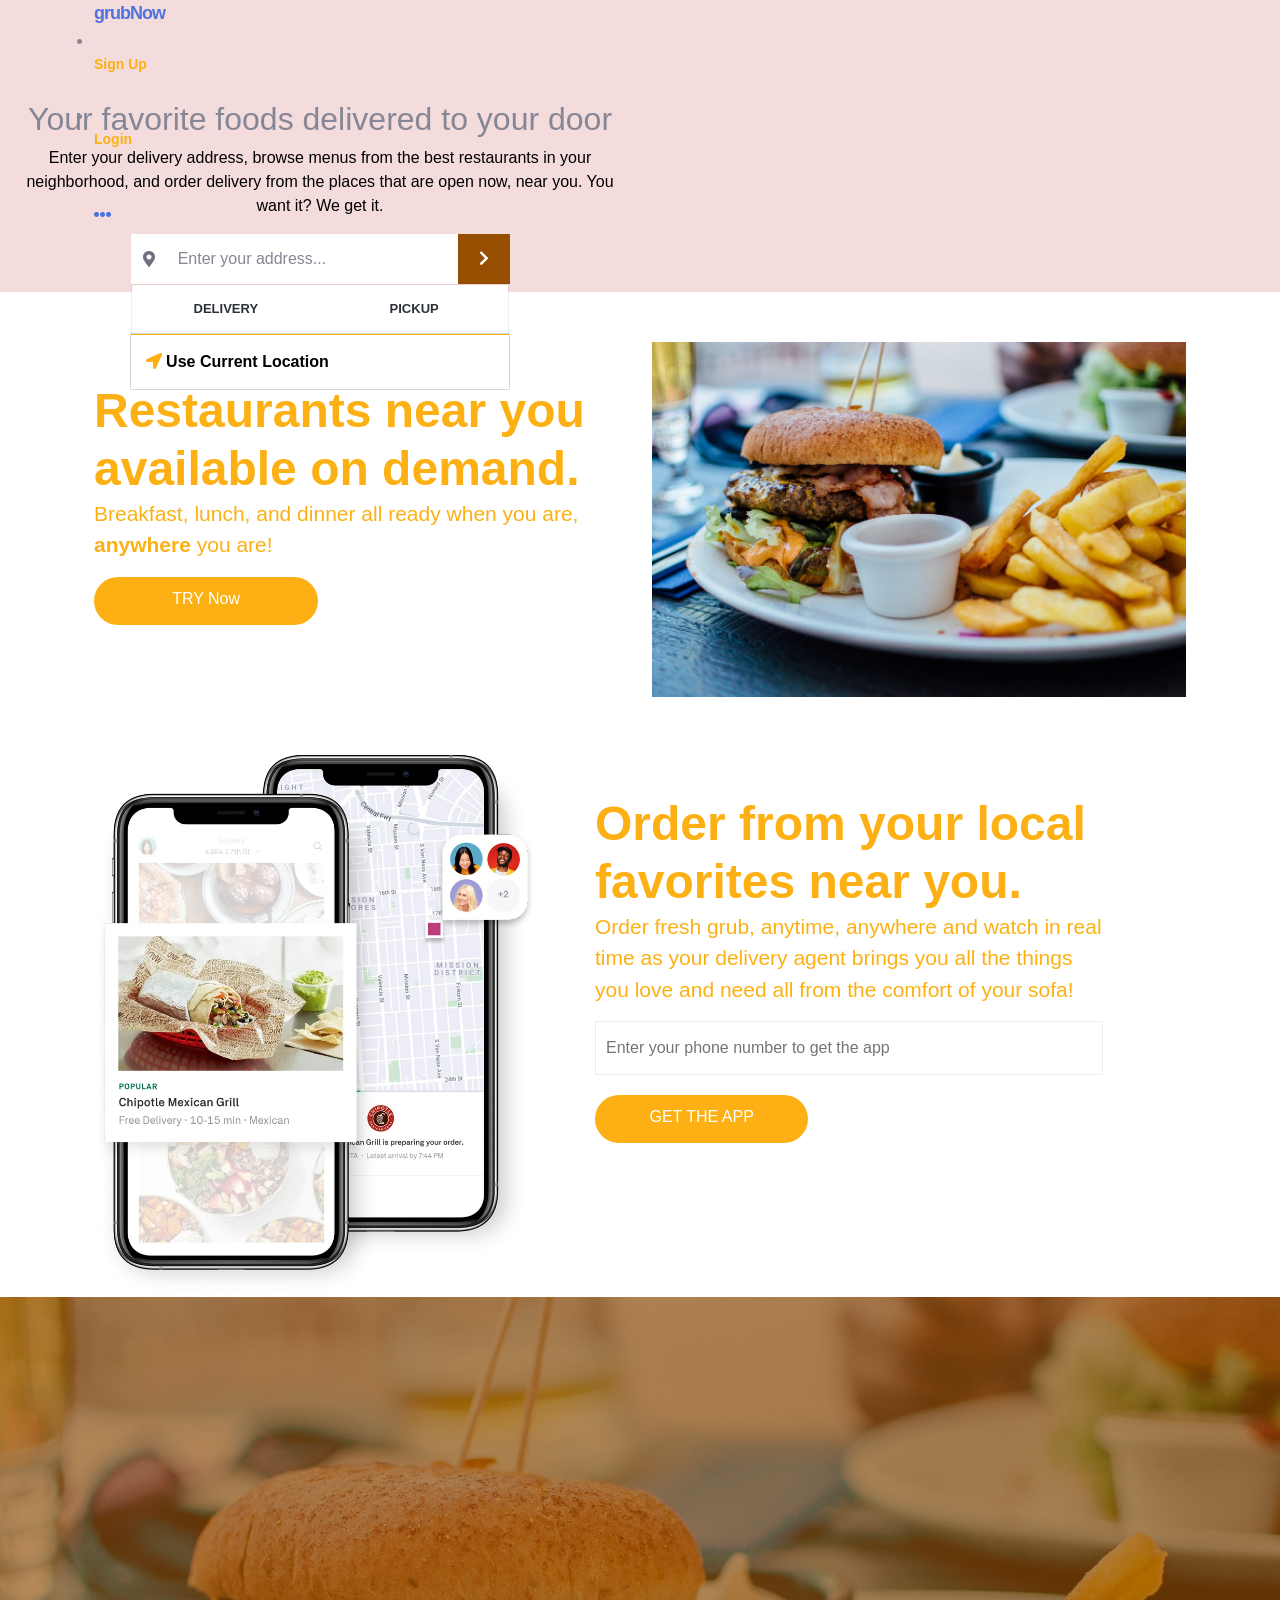
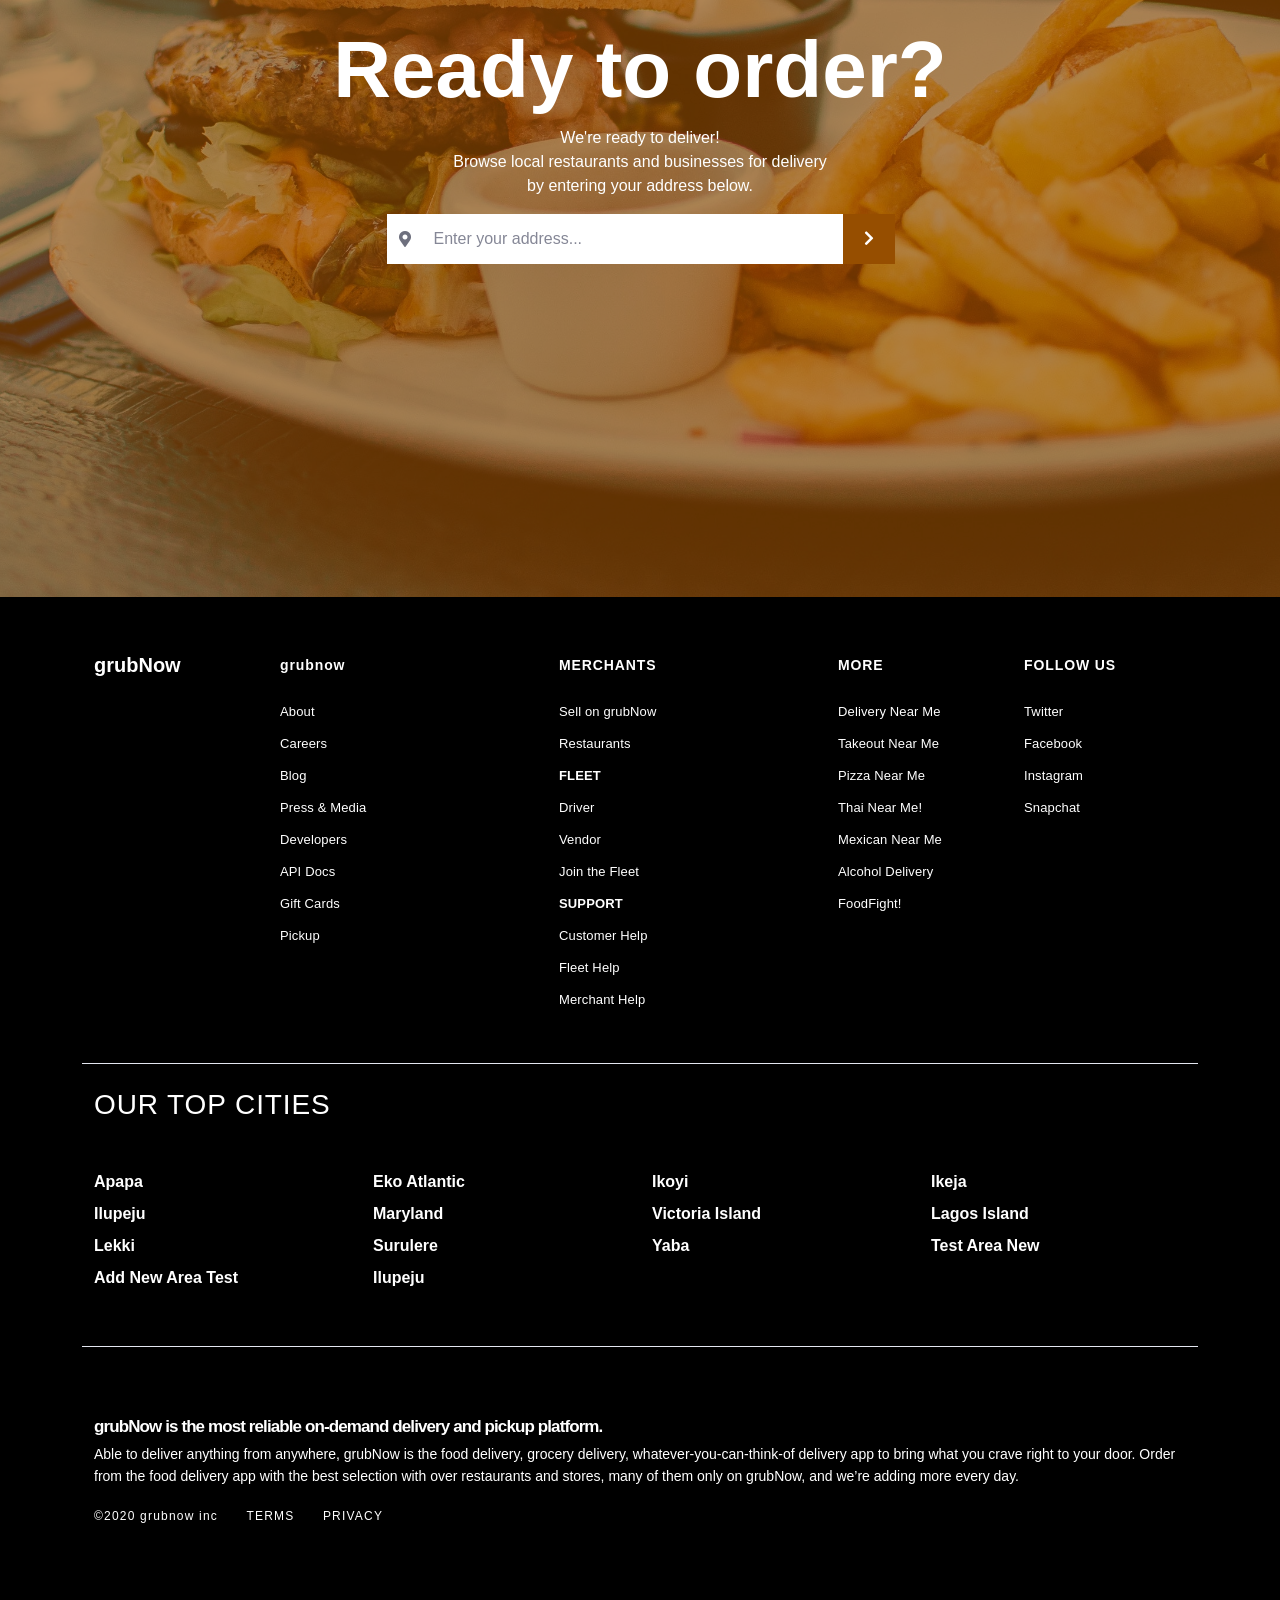
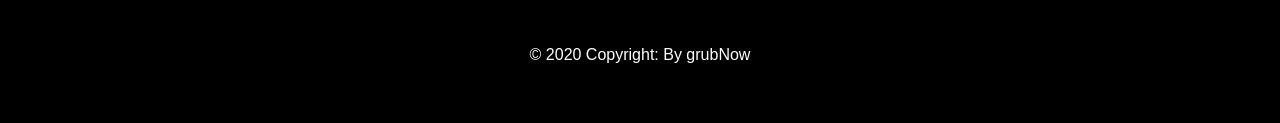
<file: index.html>
<!DOCTYPE html>
<html lang="en">
<head>
    <meta charset="UTF-8">
    <meta name="viewport" content="width=device-width, initial-scale=1.0">
    <meta http-equiv="X-UA-Compatible" content="ie=edge">
    <title>Home</title>
    <link href="css/bootstrap.css" rel="stylesheet" id="bootstrap-css">
    <link rel="stylesheet" href="https://use.fontawesome.com/releases/v5.8.2/css/all.css" integrity="sha384-oS3vJWv+0UjzBfQzYUhtDYW+Pj2yciDJxpsK1OYPAYjqT085Qq/1cq5FLXAZQ7Ay" crossorigin="anonymous">
    <link href="css/hover.css" type="text/css" rel="stylesheet">
    <script src="js/jquery-3.2.1.min.js"></script>
    <script src="js/bootstrap.bundle.min.js"></script>
    <script src="js/custom.js"></script>
    <link href="css/style.css" type="text/css" rel="stylesheet">
    <!-- Custom styles for this template-->
    <link href="cssTheem/sb-admin-2.css" rel="stylesheet" />

</head>
<body>
    <div class="container-fluid p-0 back_color_main">
        <header id="header" class="full-header transparent-header static-sticky" data-sticky-offset="full">
            <div id="header-wrap">
                <div class="container clearfix">
                    <div id="primary-menu-trigger"><i class="icon-reorder"></i></div>

                    <div id="logo">
                        <a href="index.html" class="standard-logo"><span>grubNow</span></a>
                    </div>

                    <nav id="primary-menu">
                        <ul class="gn-menu" data-easing="easeInOutExpo" data-speed="1250" data-offset="65">
                            <li>
                                <a href="#">
                                    <div>Sign Up</div>
                                </a>
                            </li>
                            <li>
                                <a href="#">
                                    <div>Login</div>
                                </a>
                            </li>
                        </ul>
                        <div id="side-panel-trigger" class="side-panel-trigger">
                            <a href="#">
                                <i class="fas fa-ellipsis-h"></i>
                            </a>
                        </div>
                    </nav>
                </div>
            </div>
        </header>
        <!-- <div class="container">
            <nav class="navbar navbar-expand-lg">
                <a class="navbar-brand logo" href="/Home/PublicSite">grubNow</a>
                <button class="navbar-toggler" type="button" data-toggle="collapse" data-target="#navbarSupportedContent" aria-controls="navbarSupportedContent" aria-expanded="false" aria-label="Toggle navigation">
                    <i class="fas fa-bars" style="color: #fff;"></i>
                </button>

                <div class="collapse navbar-collapse" id="navbarSupportedContent">
                    <ul class="navbar-nav mr-auto">
                        <li class="nav-item active"></li>
                    </ul>
                    <form class="form-inline my-2 my-lg-0 form_button">
                        <button type="button" class="btn" id="btnLogin">LOG IN</button>
                        <button class="btn" type="button" id="btnSignUp">SIGN UP</button>
                    </form>
                </div>
            </nav>
        </div> -->

        <!--Header Belo Section-->
        <div class="row p-0 m-0 header_text_div">
            <div class="col-md-6">
                <div class="row">
                    <div class="col-12 text-center">
                        <h2>Your favorite foods delivered to your door</h2>
                    </div>
                    <div class="col-12">
                        <p class="text-center">Enter your delivery address, browse menus from the best restaurants in your neighborhood, and order delivery from the places that are open now, near you. You want it? We get it.</p>
                    </div>
                    <div class="col-12">
                        <div class="row">
                            <div class="col-lg-2"></div>
                            <div class="col-lg-8">
                                <div class="col-auto form_location">
                                    <div class="input-group mb-2">
                                        <div class="input-group-prepend">
                                            <div class="input-group-text"><i class="fas fa-map-marker-alt"></i></div>
                                        </div>
                                        <input type="text" class="form-control input_dr" id="inlineFormInputGroup" placeholder="Enter your address...">

                                        <div class="input-group-prepend sub_button">
                                            <div class="input-group-text"><a href="#"><i class="fas fa-chevron-right"></i></a></div>
                                        </div>
                                        <div class="delivery">
                                            <button class="btn" href="#">DELIVERY</button>
                                            <button class="btn" href="#">PICKUP</button>
                                        </div>
                                        <a href="/Home/GeoLocation" class="current_location"><i class="fa fa-location-arrow"></i> Use Current Location</a>
                                    </div>
                                </div>
                            </div>
                            <div class="col-lg-2"></div>
                        </div>
                    </div>
                </div>
            </div>
            <div class="col-md-6"></div>

        </div>
    </div>
    <!-- ======= body section 1 ========= -->
<div class="container body_section">
    <div class="row">
        <div class="col-md-6">
            <div class="row">
                <div class="col-12">
                    <h1 class="cP m-0">Restaurants near you available on demand.</h1>
                </div>
                <div class="col-12">
                    <p class="cP">Breakfast, lunch, and dinner all ready when you are,
                        <br><b>anywhere</b> you are!
                    </p>
                </div>
                <div class="col-12">
                    <a href="#">TRY Now</a>
                </div>
            </div>
        </div>
        <div class="col-md-6">
            <img src="img/img1.jpg" alt="">
        </div>
    </div>
</div>
<!-- ======= body ========= -->
<!-- ======= body section 2 ========= -->
<div class="container body_section2">
    <div class="row">
        <div class="col-md-5 divcenter" >
            <img src="img/orderfor.png" alt="">
        </div>
        <div class="col-md-7 divcenter my-5 pl-5">
            <div class="row" style="width: 90%;">
                <div class="col-12 cP">
                    <h1 class="cP m-0">Order from your local <br/> favorites near you.</h1>
                </div>
                <div class="col-12">
                    <p class="cP">Order fresh grub, anytime, anywhere and watch in real time as your delivery agent brings you all the things you love and need all from the comfort of your sofa!</p>
                </div>
                <div class="col-12">
                    <input type="text" placeholder="Enter your phone number to get the app">
                </div>
                <div class="col-12">
                    <a href="#">GET THE APP</a>
                </div>
            </div>
        </div>
    </div>
</div>
<!-- ======= body ========= -->

<!-- ======= delivery more then dinner =============== -->
<!-- ======= footer abover banner ==================== -->
<div class="container-fluie p-0 footer_abover_banner overlay">
    <div class="overlay-wrap">
    <div class="container">
        <div class="row p-0 m-0">
            <div class="col-12 text-center">
                <h2>Ready to order?</h2>
            </div>
            <div class="col-12 text-center">
                <p>We're ready to deliver!<br/>Browse local restaurants and businesses for delivery <br> by entering your address below.</p>
            </div>
            <div class="col-12 text-center">
                <div class="row">
                    <div class="col-lg-3"></div>
                    <div class="col-lg-6">
                        <div class="col-auto form_location">
                            <div class="input-group mb-2">
                                <div class="input-group-prepend">
                                    <div class="input-group-text"><i class="fas fa-map-marker-alt"></i></div>
                                </div>
                                <input type="text" class="form-control input_dr1" id="inlineFormInputGroup" placeholder="Enter your address...">

                                <div class="input-group-prepend sub_button">
                                    <div class="input-group-text"><a href="#"><i class="fas fa-chevron-right"></i></a></div>
                                </div>
                                <div class="delivery1">
                                    <button class="btn" href="#">DELIVERY</button>
                                    <button class="btn" href="#">PICKUP</button>
                                </div>
                                <a href="/Home/GeoLocation" class="current_location1 text-left"><i class="fa fa-location-arrow"></i> Use Current Location</a>
                            </div>
                        </div>
                    </div>
                    <div class="col-lg-3"></div>
                </div>
            </div>
        </div>
    </div>
</div>
</div>


    <!-- ======= footer ======================== -->
    <!-- Footer -->
    <footer class="page-footer font-small indigo footer_main">
        <!-- Footer Links -->
        <div class="container text-center text-md-left">
            <div class="row">
                <div class="col-lg-2 col-md-6 col-12 text-left">
                    <h5 class="font-weight-bold  mt-3 mb-2">grubNow</h5>
                </div>
                <div class="col-lg-3 col-md-6 col-6">
                    <h5 class="font-weight-bold text-lowercase mt-3 mb-2 text-left css-1w4k9rf ">grubNow</h5>
                    <ul class="list-unstyled text-left">
                        <li>
                            <a href="#!" class="css-kbnj0e">About</a>
                        </li>
                        <li>
                            <a href="#!" class="css-kbnj0e">Careers</a>
                        </li>
                        <li>
                            <a href="#!" class="css-kbnj0e">Blog</a>
                        </li>
                        <li>
                            <a href="#!" class="css-kbnj0e">Press & Media</a>
                        </li>
                        <li>
                            <a href="#!" class="css-kbnj0e">Developers</a>
                        </li>
                        <li>
                            <a href="#!" class="css-kbnj0e">API Docs</a>
                        </li>
                        <li>
                            <a href="#!" class="css-kbnj0e">Gift Cards</a>
                        </li>

                        <li>
                            <a href="#!" class="css-kbnj0e">Pickup</a>
                        </li>

                    </ul>
                </div>
                <div class="col-lg-3 col-md-6 col-6">
                    <h5 class="font-weight-bold text-uppercase mt-3 mb-2 css-1w4k9rf">
                        MERCHANTS
                    </h5>
                    <ul class="list-unstyled text-left">
                        <li>
                            <a href="#!" class="css-kbnj0e">Sell on grubNow</a>
                        </li>
                        <li>
                            <a href="#!" class="css-kbnj0e">Restaurants</a>
                        </li>
                        <li>
                            <a href="#!" class="css-kbnj1e"><b>FLEET</b></a>
                        </li>
                        <li>
                            <a href="/ManageAllUser/ListOfDriverShowCustomer" class="css-kbnj0e">Driver</a>
                        </li>
                        <li>
                            <a href="/ManageAllUser/ListOfVendor" class="css-kbnj0e">Vendor</a>
                        </li>
                        <li>
                            <a href="#!" class="css-kbnj0e">Join the Fleet</a>
                        </li>
                        <li>
                            <a href="#!" class="css-kbnj1e"><b>SUPPORT</b></a>
                        </li>
                        <li>
                            <a href="#!" class="css-kbnj0e"> Customer Help</a>
                        </li>
                        <li>
                            <a href="#!" class="css-kbnj0e">Fleet Help</a>
                        </li>
                        <li>
                            <a href="#!" class="css-kbnj0e">Merchant Help</a>
                        </li>
                    </ul>
                </div>
                <div class="col-lg-2 col-md-6 col-6">
                    <h5 class="font-weight-bold text-uppercase mt-3 mb-2 css-1w4k9rf text-left">MORE</h5>

                    <ul class="list-unstyled text-left">
                        <li>
                            <a href="/Home/DeliveryNearByMe" class="css-kbnj0e">Delivery Near Me</a>
                        </li>
                        <li>
                            <a href="#!" class="css-kbnj0e">Takeout Near Me</a>
                        </li>
                        <li>
                            <a href="#!" class="css-kbnj0e">Pizza Near Me</a>
                        </li>
                        <li>
                            <a href="#!" class="css-kbnj0e">Thai Near Me!</a>
                        </li>

                        <li>
                            <a href="#!" class="css-kbnj0e">Mexican Near Me</a>
                        </li>
                        <li>
                            <a href="#!" class="css-kbnj0e">Alcohol Delivery</a>
                        </li>
                        <li>
                            <a href="#!" class="css-kbnj0e">FoodFight!</a>
                        </li>
                    </ul>
                </div>
                <div class="col-lg-2 col-md-6 col-6">
                    <h5 class="font-weight-bold text-uppercase mt-3 mb-2 css-1w4k9rf">FOLLOW US</h5>

                    <ul class="list-unstyled text-left">
                        <li>
                            <a href="#!" class="css-kbnj0e">Twitter</a>
                        </li>
                        <li>
                            <a href="#!" class="css-kbnj0e">Facebook</a>
                        </li>
                        <li>
                            <a href="#!" class="css-kbnj0e">Instagram</a>
                        </li>
                        <li>
                            <a href="#!" class="css-kbnj0e">Snapchat</a>
                        </li>
                    </ul>
                </div>
            </div>
        </div>

        <!-- ======= body section 1 ========= -->
        <div class="container delivery_location">
            <div class="row border-top pb-4">
                <div class="col-12 pt-4 css-1w4k9rf">
                    <h3>Our TOP CITIES</h3>
                </div>
            </div>
            

    <div class="row mt-3">
                <div class="col-lg-3 col-md-4 col-6 mb-2">

                    <b class="text-left">Apapa</b>
                </div>
                <div class="col-lg-3 col-md-4 col-6 mb-2">

                    <b class="text-left">Eko Atlantic</b>
                </div>
                <div class="col-lg-3 col-md-4 col-6 mb-2">

                    <b class="text-left">Ikoyi</b>
                </div>
                <div class="col-lg-3 col-md-4 col-6 mb-2">

                    <b class="text-left">Ikeja</b>
                </div>
                <div class="col-lg-3 col-md-4 col-6 mb-2">

                    <b class="text-left">Ilupeju</b>
                </div>
                <div class="col-lg-3 col-md-4 col-6 mb-2">

                    <b class="text-left">Maryland</b>
                </div>
                <div class="col-lg-3 col-md-4 col-6 mb-2">

                    <b class="text-left">Victoria Island</b>
                </div>
                <div class="col-lg-3 col-md-4 col-6 mb-2">

                    <b class="text-left">Lagos Island</b>
                </div>
                <div class="col-lg-3 col-md-4 col-6 mb-2">

                    <b class="text-left">Lekki</b>
                </div>
                <div class="col-lg-3 col-md-4 col-6 mb-2">

                    <b class="text-left">Surulere</b>
                </div>
                <div class="col-lg-3 col-md-4 col-6 mb-2">

                    <b class="text-left">Yaba</b>
                </div>
                <div class="col-lg-3 col-md-4 col-6 mb-2">

                    <b class="text-left">Test Area New</b>
                </div>
                <div class="col-lg-3 col-md-4 col-6 mb-2">

                    <b class="text-left">Add New Area Test</b>
                </div>
                <div class="col-lg-3 col-md-4 col-6 mb-2">

                    <b class="text-left">Ilupeju</b>
                </div>
    </div>

            <div class="row border-top mt-5 pt-4">

            </div>
        </div>
        <div class="container css-j26i3k e15vi8s013">
            <h3 class="css-bgwxx">grubNow is the most reliable on-demand delivery and pickup platform.</h3>
            <p class="css-3ktj7">Able to deliver anything from anywhere, grubNow is the food delivery, grocery delivery, whatever-you-can-think-of delivery app to bring what you crave right to your door. Order from the food delivery app with the best selection with over restaurants and stores, many of them only on grubNow, and we’re adding more every day.
        </div>
        <div class="container css-1aas96k e15vi8s03 mt-3">
            <a href="#" data-event-category="Navigation" data-event-action="Footer" data-event-label="Home" class="css-116ols1 text-lowercase e15vi8s04">©2020 grubNow Inc</a>
            <a data-event-category="Navigation" data-event-action="Footer" data-event-label="Terms" class="css-odoev0 e15vi8s05" href="#"><span>Terms</span></a>
            <a data-event-category="Navigation" data-event-action="Footer" data-event-label="Privacy" class="css-odoev0 e15vi8s05" href="#"><span>Privacy</span></a>
        </div>

        <div class="footer-copyright text-center py-3">
            © 2020 Copyright:
            <a href="https://mdbootstrap.com/"> By grubNow</a>
        </div>
    </footer>
    <!-- ======= footer ======================== -->
    <!-- ========== model login ============ -->
    <div class="modal fade" id="GenericModal" tabindex="-1" role="dialog" aria-labelledby="exampleModalLongTitle" aria-hidden="true">
        <div class="modal-dialog modal-dialog-centered" role="document">
            <div class="modal-content border-0">
                <div class="modal-header">
                    <h5 class="modal-title" id="exampleModalLongTitle"></h5>
                    <button type="button" class="close" data-dismiss="modal" aria-label="Close">
                        <span aria-hidden="true">&times;</span>
                    </button>
                </div>
                <div id="CreateModal"></div>
                <div class="modal-footer">
                </div>
            </div>
        </div>
    </div>
    <!-- ========== model login ============ -->

    <script>

        $(document).ready(function () {
            $(".input_dr").focus(function () {
                $(".current_location").show();
                $(".delivery").show();
            });

            $(window).on('load', function () {
                $(".input_dr").focus();
                $(".current_location").show();
                $(".delivery").show();
            });

            $('.input_dr').on('click touch', function () {
                $(".current_location").show();
                $(".delivery").show();
            });

            $(document).on('click touch', function (event) {
                if (!$(event.target).parents().addBack().is('.delivery, .current_location, .input_dr')) {
                    $('.current_location').hide();
                    $('.delivery').hide();
                }
            });


            //For Footer Text Box
            $(".input_dr1").focus(function () {
                $(".current_location1").show();
                $(".delivery1").show();
            });

              $('.input_dr1').on('click touch', function () {
                $(".current_location1").show();
                $(".delivery1").show();
            });

             $(document).on('click touch', function (event) {
                if (!$(event.target).parents().addBack().is('.delivery1, .current_location1, .input_dr1')) {
                    $('.current_location1').hide();
                    $('.delivery1').hide();
                }
            });
        });
    </script>
    
</body>
</html>
</file>
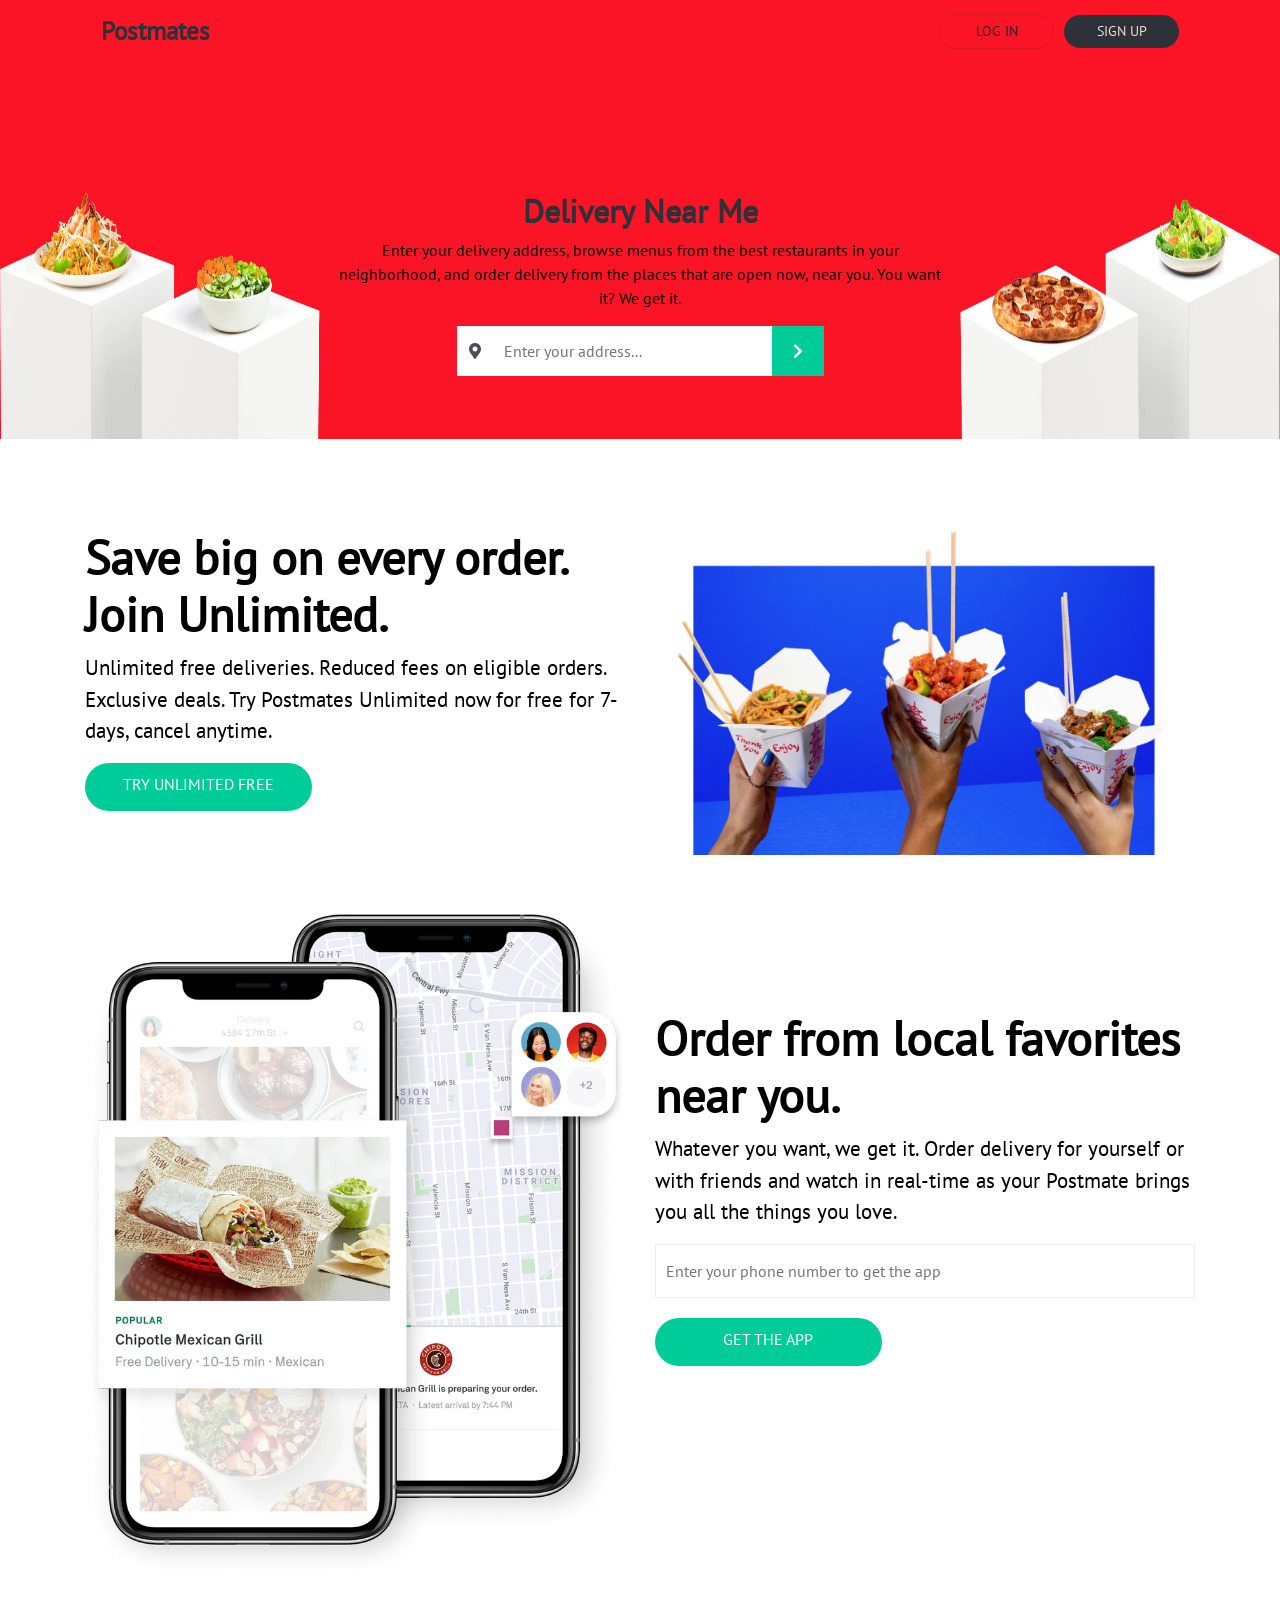
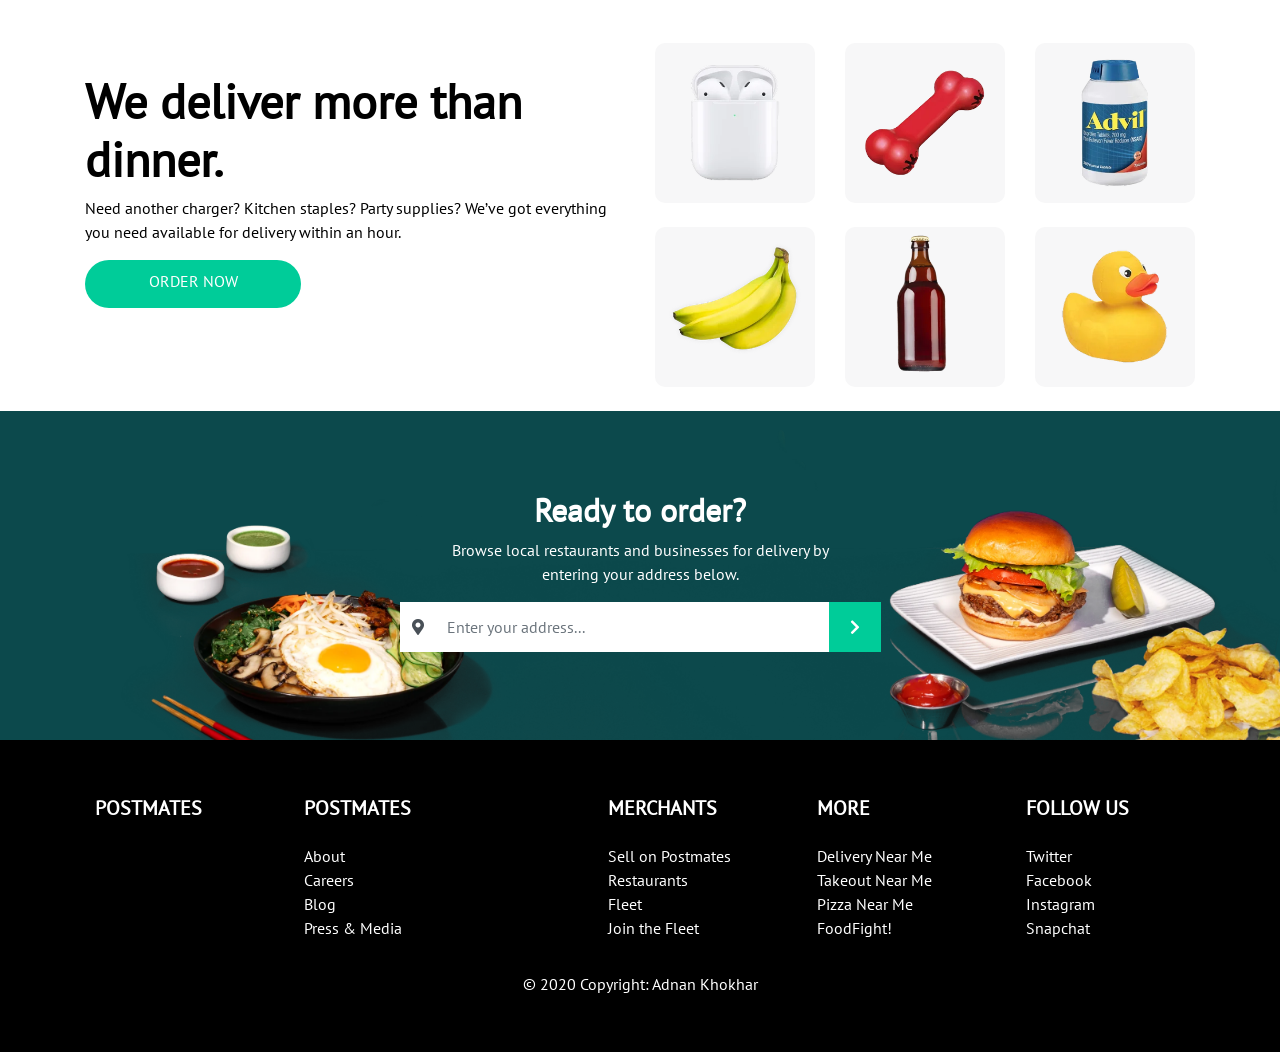
<file: FoodDelivery/wwwroot/index.html>
<!DOCTYPE html>
<html lang="en">
<head>
    <meta charset="UTF-8">
    <meta name="viewport" content="width=device-width, initial-scale=1.0">
    <meta http-equiv="X-UA-Compatible" content="ie=edge">
    <title>Home</title>
    <link href="css/bootstrap.css" rel="stylesheet" id="bootstrap-css">
    <link rel="stylesheet" href="https://use.fontawesome.com/releases/v5.8.2/css/all.css" integrity="sha384-oS3vJWv+0UjzBfQzYUhtDYW+Pj2yciDJxpsK1OYPAYjqT085Qq/1cq5FLXAZQ7Ay" crossorigin="anonymous">
    <link href="css/style.css" type="text/css" rel="stylesheet">
    <link href="css/hover.css" type="text/css" rel="stylesheet">
    <script src="js/jquery-3.2.1.min.js"></script>
    <script src="js/bootstrap.bundle.min.js"></script>
    <script src="js/custom.js"></script>
</head>
<body>
    <!-- ====== header ======== -->
    <div class="container-fluid p-0 back_color_main">
        <div class="container">
            <nav class="navbar navbar-expand-lg">
                <a class="navbar-brand logo" href="#">Postmates</a>
                <button class="navbar-toggler" type="button" data-toggle="collapse" data-target="#navbarSupportedContent" aria-controls="navbarSupportedContent" aria-expanded="false" aria-label="Toggle navigation">
                    <i class="fas fa-bars" style="color: #fff;"></i>
                </button>
              
                <div class="collapse navbar-collapse" id="navbarSupportedContent">
                    <ul class="navbar-nav mr-auto">
                        <li class="nav-item active"></li>
                    </ul>
                    <form class="form-inline my-2 my-lg-0 form_button">
                        <button  type="button" class="btn" data-toggle="modal" data-target="#exampleModal">LOG IN</button>
                        <button class="btn" type="submit">SIGN UP</button>
                    </form>
                </div>
            </nav>
        </div>
        <div class="row p-0 m-0 header_text_div">
            <div class="col-lg-3  p-0">
                <img src="img/left.png" alt="">
            </div>
            <div class="col-lg-6 col-mad-12 col-12">
                <div class="row">
                    <div class="col-12 text-center">
                        <h2>Delivery Near Me</h2>
                    </div>
                    <div class="col-12">
                        <p class="text-center">Enter your delivery address, browse menus from the best restaurants in your neighborhood, and order delivery from the places that are open now, near you. You want it? We get it.</p>
                    </div>
                    <div class="col-12">
                        <div class="row">
                            <div class="col-lg-2"></div>
                            <div class="col-lg-8">
                                <div class="col-auto form_location">
                                    <div class="input-group mb-2">
                                        <div class="input-group-prepend">
                                            <div class="input-group-text"><i class="fas fa-map-marker-alt"></i></div>
                                        </div>
                                        <input type="text" class="form-control" id="inlineFormInputGroup" placeholder="Enter your address...">
                                       
                                        <div class="input-group-prepend sub_button">
                                            <div class="input-group-text"><a href="#"><i class="fas fa-chevron-right"></i></a></div>
                                        </div>
                                        <a href="#"><i class="fa fa-location-arrow"></i> Use Current Location</a>
                                    </div>
                                </div>
                            </div>
                            <div class="col-lg-2"></div>
                        </div>
                    </div>
                </div>
            </div>
            <div class="col-lg-3  p-0">
                <img src="img/right.png" alt="">
            </div>
        </div>
    </div>
    <!-- ====== header ======== -->
    <!-- ======= body section 1 ========= -->
    <div class="container body_section">
        <div class="row">
            <div class="col-lg-6 col-md-12 col-12">
                <div class="row">
                    <div class="col-12">
                        <h1>Save big on every order. Join Unlimited.</h1>
                    </div>
                    <div class="col-12">
                        <p>Unlimited free deliveries. Reduced fees on eligible orders. Exclusive deals. Try Postmates Unlimited now for free for 7-days, cancel anytime.</p>
                    </div>
                    <div class="col-12">
                        <a href="#">TRY UNLIMITED FREE</a>
                    </div>
                </div>
            </div>
            <div class="col-lg-6 col-md-12 col-12">
                <img src="img/savebig.png" alt="">
            </div>
        </div>
    </div>
    <!-- ======= body ========= -->
    <!-- ======= body section 2 ========= -->
    <div class="container body_section2">
        <div class="row">
            <div class="col-lg-6 col-md-12 col-12">
                <img src="img/orderfor.png" alt="">
            </div>
            <div class="col-lg-6 col-md-12 col-12">
                <div class="row">
                    <div class="col-12">
                        <h1>Order from local favorites near you.</h1>
                    </div>
                    <div class="col-12">
                        <p>Whatever you want, we get it. Order delivery for yourself or with friends and watch in real-time as your Postmate brings you all the things you love.</p>
                    </div>
                    <div class="col-12">
                        <input type="text" placeholder="Enter your phone number to get the app">
                    </div>
                    <div class="col-12">
                        <a href="#">GET THE APP</a>
                    </div>
                </div>
            </div>
        </div>
    </div>
    <!-- ======= body ========= -->
    <!-- ======= delivery more then dinner =============== -->
    <div class="container delivery_more_then">
        <div class="row">
            <div class="col-lg-6 col-md-6 col-12">
                <div class="row">
                    <div class="col-12">
                        <h1>We deliver more than dinner.</h1>
                    </div>
                    <div class="col-12">
                        <p>Need another charger? Kitchen staples? Party supplies? We’ve got everything you need available for delivery within an hour.</p>
                    </div>
                    <div class="col-12">
                        <a href="#">ORDER NOW</a>
                    </div>
                </div>
            </div>
            <div class="col-lg-6 col-md-6 col-12">
                <div class="row">
                    <div class="col-lg-4 col-md-6 col-12 mb-4">
                        <a href="#">
                            <div class="hvr-grow">
                                <img src="img/handfree.png" alt="">
                            </div>
                        </a>
                    </div>
                    <div class="col-lg-4 col-md-6 col-12 mb-4">
                        <a href="#">
                            <div class="hvr-grow">
                                <img src="img/hed.png" alt="">
                            </div>
                        </a>
                    </div>
                    <div class="col-lg-4 col-md-6 col-12 mb-4">
                        <a href="#">
                            <div class="hvr-grow">
                                <img src="img/advil.png" alt="">
                            </div>
                        </a>
                    </div>
                    <div class="col-lg-4 col-md-6 col-12 mb-4">
                        <a href="#">
                            <div class="hvr-grow">
                                <img src="img/banana.png" alt="">
                            </div>
                        </a>
                    </div>
                    <div class="col-lg-4 col-md-6 col-12 mb-4">
                        <a href="#">
                            <div class="hvr-grow">
                                <img src="img/botal.png" alt="">
                            </div>
                        </a>
                    </div>
                    <div class="col-lg-4 col-md-6 col-12 mb-4">
                        <a href="#">
                            <div class="hvr-grow">
                                <img src="img/chicken.png" alt="">
                            </div>
                        </a>
                    </div>
                </div>
            </div>
        </div>
    </div>
    <!-- ======= delivery more then dinner =============== -->
    <!-- ======= footer abover banner ==================== -->
    <div class="container-fluie p-0 footer_abover_banner">
        <div class="container">
            <div class="row p-0 m-0">
                <div class="col-12 text-center">
                    <h2>Ready to order?</h2>
                </div>
                <div class="col-12 text-center">
                    <p>Browse local restaurants and businesses for delivery by <br> entering your address below.</p>
                </div>
                <div class="col-12 text-center">
                    <div class="row">
                        <div class="col-lg-3"></div>
                        <div class="col-lg-6">
                            <div class="col-auto form_location">
                                <div class="input-group mb-2">
                                    <div class="input-group-prepend">
                                        <div class="input-group-text"><i class="fas fa-map-marker-alt"></i></div>
                                    </div>
                                    <input type="text" class="form-control" id="inlineFormInputGroup" placeholder="Enter your address...">
                                
                                    <div class="input-group-prepend sub_button">
                                        <div class="input-group-text"><a href="#"><i class="fas fa-chevron-right"></i></a></div>
                                    </div>

                                    <a href="#" class="text-left"><i class="fa fa-location-arrow"></i> Use Current Location</a>
                                </div>
                            </div>
                        </div>
                        <div class="col-lg-3"></div>
                    </div>
                </div>
            </div>
        </div>
    </div>
    <!-- ======= footer abover banner ==================== -->
    <!-- ======= footer ======================== -->
    <!-- Footer -->
    <footer class="page-footer font-small indigo footer_main"> <!-- Footer Links -->
        <div class="container text-center text-md-left">
            <div class="row">
                <div class="col-md-2 mx-auto">
                    <h5 class="font-weight-bold text-uppercase mt-3 mb-4">Postmates</h5>
                </div>
                <hr class="clearfix w-100 d-md-none">
                <div class="col-md-3 mx-auto">
                    <h5 class="font-weight-bold text-uppercase mt-3 mb-4">POSTMATES</h5>
                    <ul class="list-unstyled">
                        <li>
                        <a href="#!">About</a>
                        </li>
                        <li>
                        <a href="#!">Careers</a>
                        </li>
                        <li>
                        <a href="#!">Blog</a>
                        </li>
                        <li>
                        <a href="#!">Press & Media</a>
                        </li>
                    </ul>
                </div>
                <hr class="clearfix w-100 d-md-none">
                <div class="col-md-2 mx-auto">
                    <h5 class="font-weight-bold text-uppercase mt-3 mb-4">MERCHANTS</h5>
                    <ul class="list-unstyled">
                        <li>
                            <a href="#!">Sell on Postmates</a>
                        </li>
                        <li>
                            <a href="#!">Restaurants</a>
                        </li>
                        <li>
                            <a href="#!">Fleet</a>
                        </li>
                        <li>
                            <a href="#!">Join the Fleet</a>
                        </li>
                    </ul>
                </div>
                <hr class="clearfix w-100 d-md-none">
                <div class="col-md-2 mx-auto">
                    <h5 class="font-weight-bold text-uppercase mt-3 mb-4">MORE</h5>
            
                    <ul class="list-unstyled">
                        <li>
                            <a href="#!">Delivery Near Me</a>
                        </li>
                        <li>
                            <a href="#!">Takeout Near Me</a>
                        </li>
                        <li>
                            <a href="#!">Pizza Near Me</a>
                        </li>
                        <li>
                            <a href="#!">FoodFight!</a>
                        </li>
                    </ul>
                </div>
                <hr class="clearfix w-100 d-md-none">
                <div class="col-md-2 mx-auto">
                    <h5 class="font-weight-bold text-uppercase mt-3 mb-4">FOLLOW US</h5>
            
                    <ul class="list-unstyled">
                        <li>
                            <a href="#!">Twitter</a>
                        </li>
                        <li>
                            <a href="#!">Facebook</a>
                        </li>
                        <li>
                            <a href="#!">Instagram</a>
                        </li>
                        <li>
                            <a href="#!">Snapchat</a>
                        </li>
                    </ul>
                </div>
            </div>
        </div>
        <div class="footer-copyright text-center py-3">© 2020 Copyright:
            <a href="https://mdbootstrap.com/"> Adnan Khokhar</a>
        </div>
    </footer>
    <!-- ======= footer ======================== -->
    <!-- ========== model login ============ -->
    <div class="modal fade" id="exampleModal" tabindex="-1" role="dialog" aria-labelledby="exampleModalLabel" aria-hidden="true">
        <div class="modal-dialog modal-dialog-centered " role="document">
          <div class="modal-content">
            <div class="modal-header">
              <h5 class="modal-title" id="exampleModalLabel">Modal title</h5>
              <button type="button" class="close" data-dismiss="modal" aria-label="Close">
                <span aria-hidden="true">&times;</span>
              </button>
            </div>
            <div class="modal-body">
              ...
            </div>
            <div class="modal-footer">
              <button type="button" class="btn btn-secondary" data-dismiss="modal">Close</button>
              <button type="button" class="btn btn-primary">Save changes</button>
            </div>
          </div>
        </div>
    </div>
    <!-- ========== model login ============ -->
</body>
</html>
</file>
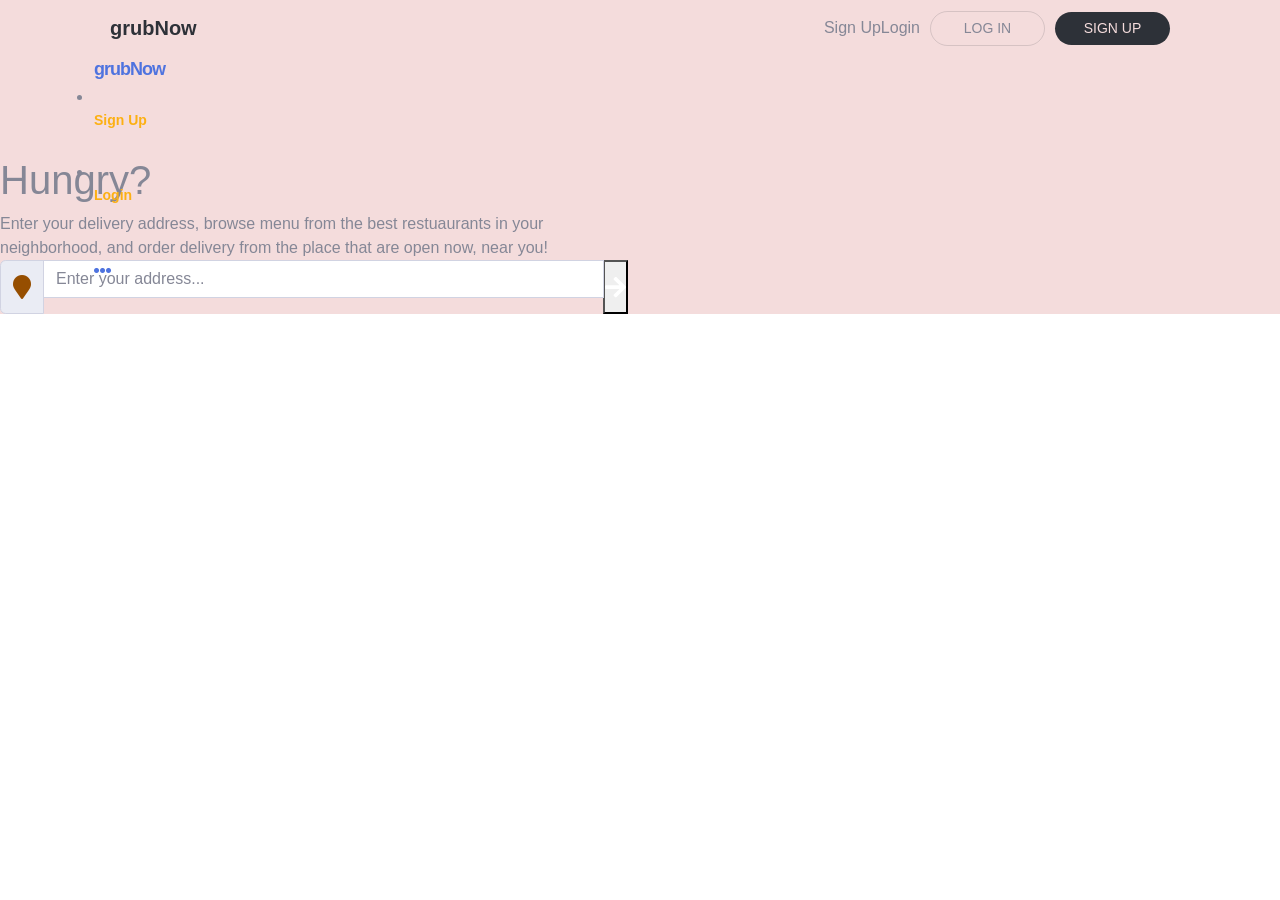
<file: sl.html>
<!DOCTYPE html>
<html lang="en">
<head>
    <meta charset="UTF-8">
    <meta name="viewport" content="width=device-width, initial-scale=1.0">
    <meta http-equiv="X-UA-Compatible" content="ie=edge">
    <title>Home</title>
    <link href="css/bootstrap.css" rel="stylesheet" id="bootstrap-css">
    <link rel="stylesheet" href="https://use.fontawesome.com/releases/v5.8.2/css/all.css" integrity="sha384-oS3vJWv+0UjzBfQzYUhtDYW+Pj2yciDJxpsK1OYPAYjqT085Qq/1cq5FLXAZQ7Ay" crossorigin="anonymous">
    <link href="css/hover.css" type="text/css" rel="stylesheet">
    <script src="js/jquery-3.2.1.min.js"></script>
    <script src="js/bootstrap.bundle.min.js"></script>
    <script src="js/custom.js"></script>
    <link href="css/style.css" type="text/css" rel="stylesheet">
    <!-- Custom styles for this template-->
    <link href="cssTheem/sb-admin-2.css" rel="stylesheet" />

</head>
<body>
    <div class="container-fluid p-0 back_color_main">
    <!-- <div id="wrapper" class="clearfix"> -->
        <div class="container">
            <nav class="navbar navbar-expand-lg">
                <a class="navbar-brand logo" href="/Home/PublicSite">grubNow</a>
                <button class="navbar-toggler" type="button" data-toggle="collapse" data-target="#navbarSupportedContent" aria-controls="navbarSupportedContent" aria-expanded="false" aria-label="Toggle navigation">
                    <i class="fas fa-bars" style="color: #fff;"></i>
                </button>

                <div class="collapse navbar-collapse" id="navbarSupportedContent">
                    <ul class="navbar-nav ml-auto">
                        <li class="nav-item">Sign Up</li>
                        <li class="nav-item">Login</li>
                    </ul>
                    <form class="form-inline my-2 my-lg-0 form_button">
                        <button type="button" class="btn" id="btnLogin">LOG IN</button>
                        <button class="btn" type="button" id="btnSignUp">SIGN UP</button>
                    </form>
                </div>
            </nav>
        </div>
        <header id="header" class="full-header transparent-header static-sticky" data-sticky-offset="full">
            <div id="header-wrap">
                <div class="container clearfix">
                    <div id="primary-menu-trigger"><i class="icon-reorder"></i></div>

                    <div id="logo">
                        <a href="index.html" class="standard-logo"><span>grubNow</span></a>
                    </div>

                    <nav id="primary-menu">
                        <ul class="gn-menu" data-easing="easeInOutExpo" data-speed="1250" data-offset="65">
                            <li>
                                <a href="#">
                                    <div>Sign Up</div>
                                </a>
                            </li>
                            <li>
                                <a href="#">
                                    <div>Login</div>
                                </a>
                            </li>
                        </ul>
                        <div id="side-panel-trigger" class="side-panel-trigger">
                            <a href="#">
                                <i class="fas fa-ellipsis-h"></i>
                            </a>
                        </div>
                    </nav>
                </div>
            </div>
        </header>

        <section id="slider" class="slider-element slider-parallax full-screen">
            <div class="slider-parallax-invisible">
                <div class="row clearfix">
                    <div id="bg-slider" class="col-md-6 full-screen">
                        <div class="vertical-middle subscribe-widget" data-loader="button">
                            <div class="col-padding">
                                <div class="heading-block nobottomborder leftmargin-sm">
                                    <div class="emphasis-title nobottomborder nobottommargin">
                                        <h1>
                                            <span class="text-rotater nocolor" data-separator="|" data-rotate="fadeIn"
                                                data-speed="6000">
                                                <span class="t-rotate t700 font-body opm-medium-word">Hungry?</span>
                                            </span>
                                        </h1>
                                    </div>
                                    <span class="t300 mb-5">
                                        Enter your delivery address, browse menu from the best
                                        restuaurants in your neighborhood, and order delivery from
                                        the place that are open now, near you!
                                    </span>
                                    <div class="widget-subscribe-form-result"></div>
                                    <form id="slider-subscribe-form"
                                        action="http://themes.semicolonweb.com/html/canvas/include/subscribe.php"
                                        method="post" class="nobottommargin">
                                        <div class="input-group">
                                            <div class="input-group-prepend">
                                                <div class="input-group-text nobg noborder">
                                                    <i class="fa fa-map-marker cS"
                                                        style="font-size: 24px; line-height: 40px;"></i>
                                                </div>
                                            </div>
                                            <input type="text" id="widget-subscribe-form-email"
                                                class="form-control input-lg not-dark required email"
                                                placeholder="Enter your address..." />
                                            <div class="input-group-append bgS nomargin">
                                                <button href="#" class="button nobgcolor" type="submit"
                                                    style="color: #fff; text-shadow: none;">
                                                    <i class="fas fa-arrow-right"
                                                        style="font-size: 24px; line-height: 40px;"></i>
                                                </button>
                                            </div>
                                        </div>
                                    </form>
                                </div>
                            </div>
                        </div>
                    </div>
                    


                    <div class="col-md-6 full-screen center nopadding">
                        <!-- <div class="vertical-middle dark center clearfix">
                            <ul class="gn-slider">
                                <li>
                                    <span>
                                        <img src="images/slide1.png" alt="grubNow slider1">
                                    </span>
                                </li>
                                <li>
                                    <span>
                                        <img src="images/slide2.png" alt="grubNow slider2">
                                    </span>
                                </li>
                        </div> -->
                    </div>
                </div>
            </div>
        </section>
    </div>

    
</body>
</html>
</file>
<file: css/style.css>
﻿@charset "utf-8";

@font-face {
    font-family: 'oswald';
    src: url('../fonts/PTSans-Regular.ttf');
}

body {
    font-family: 'oswald';
}

* {
    margin: 0;
    padding: 0;
    outline: none;
    box-sizing: border-box;
    -webkit-box-sizing: border-box;
    -moz-box-sizing: border-box;
}

:after, :before {
    margin: 0;
    padding: 0;
    outline: none;
    box-sizing: border-box;
    -webkit-box-sizing: border-box;
    -moz-box-sizing: border-box;
}

::-webkit-search-cancel-button {
    display: none;
}

a {
    text-decoration: none;
    transition: all .5s linear;
    -webkit-transition: all .5s linear;
    -moz-transition: all .5s linear;
    -o-transition: all .5s linear;
    -ms-transition: all .5s linear;
}

img {
    max-width: 100%;
}

.back_color_main {
    background-color: #f4dcdc;
}

.logo {
    color: #2D3138;
    font-size: 25px;
    font-weight: 600;
}

    .logo:hover {
        color: #2D3138;
    }

p {
    color: black;
    font-size: 16px;
}

.form_button > button {
    border: 1px solid rgba(45,49,56,0.15);
    background-color: transparent;
    transition: background-color 0.1s ease-in-out;
    -webkit-transition: background-color 0.1s ease-in-out;
    width: 115px;
    font-size: 14px;
    border-radius: 20px;
    margin-left: 10px;
}

    .form_button > button:nth-child(1):hover {
        background-color: rgba(45,49,56,0.03);
    }

    .form_button > button:nth-child(2) {
        background-color: #2D3138;
        border: none;
        color: #F4DCDC;
    }

.header_text_div {
    margin-top: 10% !important;
}

    .header_text_div > div > img {
        height: 100%;
        width: 100%;
    }

.form_location > div > input {
    height: 50px;
    border-radius: 0;
    border: none;
}

    .form_location > div > input:focus {
        box-shadow: none;
    }

.form_location > div > a {
    width: 100%;
    padding: 15px;
    background-color: white;
    border-top: 1px solid #fcb013;
    text-decoration: none;
    color: black;
    font-weight: bold;
    display: none;
    position: absolute;
    top: 100px;
    box-shadow: 0 0 1px #000;
    z-index
}

.form_location > div > div > div {
    border-radius: 0;
    background-color: white;
    border: none;
}

.sub_button > div {
    padding: 0 !important;
}

    .sub_button > div > a {
        background-color: #964e00;
        height: 100%;
        width: 52px;
        color: white;
        line-height: 50px;
    }

.header_text_div > div:nth-child(2) > div > div:nth-child(1) > h2 {
    color: rgb(45, 49, 56);
    font-weight: bold;
}

.header_text_div > div:nth-child(2) > div > div:nth-child(3) {
    margin-bottom: 55px;
}

.form_location > div > a > i {
    color: #fcb013;
}

.body_section {
    margin-top: 50px;
}

    .body_section > div > div:nth-child(1) {
        margin-top: 40px;
    }

        .body_section > div > div:nth-child(1) > div h1 {
            color: #000;
            font-size: 48px;
            font-weight: 700;
        }

        .body_section > div > div:nth-child(1) > div p {
            font-size: 21px;
        }

        .body_section > div > div:nth-child(1) > div a {
            border-radius: 28px;
            background-color: #fcb013;
            color: #fff;
            -webkit-box-pack: center;
            -webkit-justify-content: center;
            justify-content: center;
            height: 48px;
            display: inline-block;
            line-height: 43px;
            width: 42%;
            text-align: center;
            text-decoration: none;
        }

.body_section2 {
    margin-top: 50px;
}

    .body_section2 > div > div:nth-child(2) {
        margin-top: 40px;
    }

        .body_section2 > div > div:nth-child(2) > div h1 {
            color: #000;
            font-size: 48px;
            font-weight: 700;
            margin-top: 65px;
        }

        .body_section2 > div > div:nth-child(2) > div p {
            font-size: 21px;
        }

        .body_section2 > div > div:nth-child(2) > div a {
            border-radius: 28px;
            background-color: #fcb013;
            color: #fff;
            -webkit-box-pack: center;
            -webkit-justify-content: center;
            justify-content: center;
            height: 48px;
            display: inline-block;
            line-height: 43px;
            width: 42%;
            text-align: center;
            text-decoration: none;
        }

        .body_section2 > div > div:nth-child(2) > div input {
            border: 1px solid rgba(217,219,224,0.5);
            width: 100%;
            color: #000;
            height: 54px;
            margin-bottom: 20px;
            padding: 10px;
        }

.delivery_more_then {
    margin-top: 65px;
}

    .delivery_more_then > div > div:nth-child(1) > div h1 {
        color: #000;
        font-size: 48px;
        font-weight: 700;
        margin-top: 30px;
    }

    .delivery_more_then > div > div:nth-child(1) > div a {
        border-radius: 28px;
        background-color: #fcb013;
        color: #fff;
        -webkit-box-pack: center;
        -webkit-justify-content: center;
        justify-content: center;
        height: 48px;
        display: inline-block;
        line-height: 43px;
        width: 40%;
        text-align: center;
        text-decoration: none;
    }

.footer_abover_banner > div > div {
    padding: 80px 15px !important;
}

.delivery_more_then > div > div:nth-child(2) > div > div > a > div {
    background-color: #f7f7f8;
    border-radius: 10px;
    text-align: center;
}

.footer_abover_banner > div > div > div h2 {
    color: #fff;
    font-weight: bolder;
    font-size: 5rem;

}

.footer_abover_banner > div > div > div p {
    color: #fff;
}

.footer_abover_banner {
    background-color: #0c494c;
    background-image: url(../img/img1.jpg);
    background-size: cover;
    background-repeat: no-repeat;
    background-position: center center;
    height: 100vh;
    align-content: center;
    display: grid;
}
.overlay .overlay-wrap,
.text-overlay {
  opacity: 1;
  height: 100vh;
  background-color: rgba(150, 78, 0, 0.65);
  display: inherit;
  align-content: center;
}


.footer_main {
    background-color: #000;
    color: #fff;
    padding: 40px 15px;
}

    .footer_main a {
        color: #fff;
    }

.hvr-grow {
    display: inline-block;
    vertical-align: middle;
    transform: translateZ(0);
    box-shadow: 0 0 1px rgba(0, 0, 0, 0);
    backface-visibility: hidden;
    -moz-osx-font-smoothing: grayscale;
    transition-duration: 0.3s;
    transition-property: transform;
}

    .hvr-grow:hover,
    .hvr-grow:focus,
    .hvr-grow:active {
        transform: scale(1.1);
    }

.fade {
    -webkit-transition: opacity .15s linear;
    transition: opacity .15s linear;
}
/* ========= form css ========== */

[type="radio"]:checked,
[type="radio"]:not(:checked) {
    position: absolute;
    left: -9999px;
}

    [type="radio"]:checked + label,
    [type="radio"]:not(:checked) + label {
        position: relative;
        padding-left: 46px;
        cursor: pointer;
        line-height: 33px;
        display: inline-block;
        color: #666;
        margin: 0;
    }

        [type="radio"]:checked + label:before,
        [type="radio"]:not(:checked) + label:before {
            content: '';
            position: absolute;
            left: 0;
            top: 0;
            width: 30px;
            height: 30px;
            border: 1px solid #ddd;
            border-radius: 100%;
            background: #fff;
        }

        [type="radio"]:checked + label:after,
        [type="radio"]:not(:checked) + label:after {
            content: '';
            width: 21px;
            height: 21px;
            background: #F87DA9;
            position: absolute;
            top: 4px;
            left: 4px;
            border-radius: 100%;
            -webkit-transition: all 0.2s ease;
            transition: all 0.2s ease;
        }

        [type="radio"]:not(:checked) + label:after {
            opacity: 0;
            -webkit-transform: scale(0);
            transform: scale(0);
        }

        [type="radio"]:checked + label:after {
            opacity: 1;
            -webkit-transform: scale(1);
            transform: scale(1);
        }

.custom_css_for_form {
    width: 65%;
    margin: 15% auto;
}

    .custom_css_for_form > h3 {
        margin-bottom: 26px;
    }

.border_div {
    border-top: 1px solid #f87da9;
    margin-top: 10px;
    padding-top: 20px;
}

.check_box {
    display: block;
    position: relative;
    padding-left: 35px;
    margin-bottom: 12px;
    cursor: pointer;
    font-size: 22px;
    -webkit-user-select: none;
    -moz-user-select: none;
    -ms-user-select: none;
    user-select: none;
}

    .check_box input {
        position: absolute;
        opacity: 0;
        cursor: pointer;
        height: 0;
        width: 0;
    }

.checkmark {
    position: absolute;
    top: 0;
    left: 0;
    height: 25px;
    width: 25px;
    background-color: #eee;
}

.check_box:hover input ~ .checkmark {
    background-color: #ccc;
}

.check_box input:checked ~ .checkmark {
    background-color: #f87da9;
}

.checkmark:after {
    content: "";
    position: absolute;
    display: none;
}

.check_box input:checked ~ .checkmark:after {
    display: block;
}

.check_box .checkmark:after {
    left: 9px;
    top: 5px;
    width: 5px;
    height: 10px;
    border: solid white;
    border-width: 0 3px 3px 0;
    -webkit-transform: rotate(45deg);
    -ms-transform: rotate(45deg);
    transform: rotate(45deg);
}

.custom_css_for_form > form > div > div > a {
    display: inline-block;
    margin-top: 10px;
    background-color: #f87da9;
    color: #fff;
    padding: 6px 46px;
    font-size: 20px;
    border-radius: 2px;
    text-decoration: none;
}

.custom_css_for_form > form > div > div > button {
    display: inline-block;
    margin-top: 10px;
    background-color: #f87da9;
    color: #fff;
    padding: 6px 46px;
    font-size: 20px;
    border-radius: 2px;
    text-decoration: none;
}


label {
    font-size: 20px;
}

.form-control:focus {
    color: #495057;
    background-color: #fff;
    border-color: #f87da9;
    box-shadow: none;
}

.vander_form {
    margin: 4% auto !important;
    margin-bottom: 0 !important;
}

.driver_form {
    margin: 10% auto !important;
}

.user_form {
    margin: 10% auto !important;
}

.delivery_location {
    margin: 40px auto;
}

    .delivery_location > div:nth-child(2) > div:nth-child(7) {
        margin: 0;
    }


.isDisabled {
    color: currentColor;
    cursor: not-allowed;
    opacity: 0.5;
    text-decoration: none;
}

.css-kbnj0e {
    font-family: 'PostmatesStd',Helvetica Neue,Helvetica;
    font-size: 14px;
    letter-spacing: 0.14px;
    font-weight: 200;
    line-height: normal;
    font-size: 13px;
    display: block;
    color: #8F95A3;
    padding: 17px 0 0 0;
}

.css-kbnj1e {
    font-family: 'PostmatesStd',Helvetica Neue,Helvetica;
    font-size: 17px;
    letter-spacing: 0.14px;
    font-weight: 500;
    line-height: normal;
    font-size: 13px;
    display: block;
    color: #8F95A3;
    padding: 17px 0 0 0;
}

.css-1w4k9rf {
    font-family: 'PostmatesStd',Helvetica Neue,Helvetica;
    font-size: 14px;
    letter-spacing: -0.24px;
    font-weight: 500;
    line-height: normal;
    margin: 0;
    line-height: 1.85em;
    letter-spacing: 0.9px;
    text-transform: uppercase;
    white-space: nowrap;
}

.css-3ktj7 {
    font-family: 'PostmatesStd',Helvetica Neue,Helvetica;
    font-size: 14px;
    letter-spacing: 0.14px;
    font-weight: 400;
    line-height: normal;
    margin: 0;
    letter-spacing: 0;
    line-height: 22px;
    color: white;
    display: block;
}

.css-bgwxx {
    font-family: 'PostmatesStd',Helvetica Neue,Helvetica;
    font-size: 17px;
    letter-spacing: -0.28px;
    font-weight: 600;
    line-height: normal;
    margin: 0;
    letter-spacing: -0.9px;
    line-height: 32px;
    color: white;
}

.css-1aas96k {
    margin: 0 auto;
    padding-bottom: 100px;
}


.css-116ols1 {
    font-family: 'PostmatesStd',Helvetica Neue,Helvetica;
    font-size: 12px;
    letter-spacing: -0.1px;
    font-weight: 500;
    line-height: normal;
    color: #8F95A3;
    margin: 0 12px;
    padding: 12px 0;
    text-transform: uppercase;
    letter-spacing: 0.1em;
    position: relative;
    margin-left: 0;
}

.css-odoev0 {
    font-family: 'PostmatesStd',Helvetica Neue,Helvetica;
    font-size: 12px;
    letter-spacing: -0.1px;
    font-weight: 500;
    line-height: normal;
    color: #8F95A3;
    margin: 0 12px;
    padding: 12px 0;
    text-transform: uppercase;
    letter-spacing: 0.1em;
    position: relative;
}
/* ========= form css ========== */
.delivery {
    width: 100%;
    font-size: large;
    border: 1px solid rgba(45,49,56,0.08);
    position: absolute;
    top: 100%;
    display: none;
}

    .delivery > button {
        width: 50%;
        text-align: center;
        float: left;
        background-color: rgb(255, 255, 255);
        font-family: PostmatesStd, "Helvetica Neue", Helvetica;
        letter-spacing: initial;
        font-weight: 600;
        text-transform: uppercase;
        line-height: normal;
        color: rgb(45, 49, 56);
        display: flex;
        -webkit-box-align: center;
        align-items: center;
        -webkit-box-pack: center;
        justify-content: center;
        font-size: 13px;
        height: 100%;
        padding: 16px;
        margin: 0px;
        border-style: none none solid;
        border-image: initial;
        outline: none;
        border-radius: 0px;
        border-bottom: 3px solid #fff;
        flex: 1 1 0%;
        transition: color 0.5s ease 0s;
        text-decoration: none;
    }
        .delivery > button:focus {
            border-bottom-color: #964e00;
            box-shadow: none;
        }

        .delivery > button:hover {
            border-bottom-color: #964e00;
        }
.delivery_location1 {
    margin: 40px auto;
}

    .delivery_location1 > div:nth-child(2) > div:nth-child(7) {
        margin: 0;
    }

.delivery1 {
    width: 100%;
    font-size: large;
    border: 1px solid rgba(45,49,56,0.08);
    position: absolute;
    top: 100%;
    display: none;
}

.delivery1 > button {
    width: 50%;
    text-align: center;
    float: left;
    background-color: rgb(255, 255, 255);
    font-family: PostmatesStd, "Helvetica Neue", Helvetica;
    letter-spacing: initial;
    font-weight: 600;
    text-transform: uppercase;
    line-height: normal;
    color: rgb(45, 49, 56);
    display: flex;
    -webkit-box-align: center;
    align-items: center;
    -webkit-box-pack: center;
    justify-content: center;
    font-size: 13px;
    height: 100%;
    padding: 16px;
    margin: 0px;
    border-style: none none solid;
    border-image: initial;
    outline: none;
    border-radius: 0px;
    border-bottom: 3px solid #fff;
    flex: 1 1 0%;
    transition: color 0.5s ease 0s;
    text-decoration: none;
}

    .delivery1 > button:focus {
        border-bottom-color: #964e00;
        box-shadow: none;
    }

    .delivery1 > button:hover {
        border-bottom-color: #964e00;
    }


/* ========= form css ========== */

@media only screen and (min-width:961px) and (max-width:1200px) {
    .header_text_div > div:nth-child(2) > div > div:nth-child(1) > h2 {
        margin-top: 18px;
    }

    .body_section2 > div > div:nth-child(2) > div h1 {
        margin-top: 0;
    }
}

@media only screen and (min-width:768px) and (max-width:960px) {
    .header_text_div > div:nth-child(2) > div > div:nth-child(1) > h2 {
        margin-top: 18px;
    }

    .body_section2 > div > div:nth-child(2) > div h1 {
        margin-top: 0;
    }
}

@media only screen and (min-width:100px) and (max-width:767px) {
    .header_text_div > div:nth-child(2) > div > div:nth-child(1) > h2 {
        margin-top: 18px;
    }

    .body_section2 > div > div:nth-child(2) > div h1 {
        margin-top: 0;
    }

    .custom_css_for_form {
        width: 100%;
    }
}

@media only screen and (min-width:100px) and (max-width:600px) {
    .body_section > div > div:nth-child(1) > div h1 {
        font-size: 27px;
    }

    .body_section > div > div:nth-child(1) > div p {
        font-size: 17px;
    }

    .body_section > div > div:nth-child(1) > div a {
        width: 100%;
    }

    .body_section2 > div > div:nth-child(2) > div h1 {
        font-size: 28px;
        margin-top: 20px;
    }

    .body_section2 > div > div:nth-child(2) > div p {
        font-size: 17px;
    }

    .body_section2 > div > div:nth-child(2) > div a {
        width: 100%;
    }

    .delivery_more_then > div > div:nth-child(1) > div h1 {
        color: #000;
        font-size: 31px;
        margin-top: 0px;
    }

    .delivery_more_then > div > div:nth-child(1) > div a {
        width: 100%;
        margin-bottom: 10px;
    }

    .footer_abover_banner > div > div > div h2 {
        font-size: 30px;
    }

    .form_location > div > a {
        font-size: 12px;
    }

    .header_text_div > div:nth-child(2) > div > div:nth-child(1) > h2 {
        margin-top: 18px;
    }

    [type="radio"]:checked + label, [type="radio"]:not(:checked) + label {
        padding-left: 23px;
        line-height: 22px;
    }

    #PartialVies {
        padding: 0;
    }

    label {
        font-size: 13px;
    }

    [type="radio"]:checked + label:before, [type="radio"]:not(:checked) + label:before {
        width: 18px;
        height: 18px;
    }

    [type="radio"]:checked + label:after, [type="radio"]:not(:checked) + label:after {
        width: 12px;
        height: 12px;
        background: #F87DA9;
        position: absolute;
        top: 3px;
        left: 3px;
    }

    .modal {
        width: 79%;
    }

    .offset-1 {
        margin-left: 0 !important;
    }

    #CreateModal {
        padding: 10px !important;
    }

    .footer_main > div > div > div > ul > li {
        font-size: 15px;
    }
    .custom_css_for_form > form > div > div > button {
        padding: 6px 2px;
        width: 48%;
        text-align: center;
        display: inline-block;
        float: left;
    }
    .custom_css_for_form > form > div > div > a{
        padding: 6px 2px;
        width: 48%;
        text-align: center;
        display: inline-block;
        float: left;
    }

}

/**********************************************************/
.cP {
    color: #fcb013 !important;
}
.cS {
    color: #964e00 !important;
}
.bgP {
    background-color: #fcb013 !important;
}
.bgS {
    background-color: #964e00 !important;
}

.center {
    text-align: center !important;
  }
  .divcenter {
    position: relative !important;
    float: none !important;
    margin-left: auto !important;
    margin-right: auto !important;
  }

  #header {
    border-bottom: 0;
    position: relative;
  }
  #header.full-header {
    border-bottom-color: #eee;
    }
    #header.transparent-header {
        background: 0 0;
        border-bottom: none;
            border-bottom-color: currentcolor;
        z-index: 199;
    }
  #header #header-wrap {
    z-index: 199;
    position: relative;
    top: 0;
    left: 0;
    width: 100%;
    background-color: #fff;
    -webkit-transition: height 0.4s ease, background-color 0.4s ease,
      opacity 0.3s ease;
    -o-transition: height 0.4s ease, background-color 0.4s ease, opacity 0.3s ease;
    transition: height 0.4s ease, background-color 0.4s ease, opacity 0.3s ease;
  }
  #header.full-header:not(.border-full-header):not(.sticky-header) #header-wrap {
    border-bottom: 0;
  }
  #header.full-header.border-full-header #header-wrap {
    border-bottom-color: rgba(0, 0, 0, 0.05) !important;
  }
  .dark #header.full-header.border-full-header #header-wrap,
  #header.dark.full-header.border-full-header #header-wrap {
    border-bottom-color: rgba(255, 255, 255, 0.15) !important;
  }
  #header.transparent-header:not(.sticky-header) #header-wrap {
    background-color: transparent;
  }
  #header.transparent-header + #slider,
  #header.transparent-header + #page-title.page-title-parallax,
  #header.transparent-header + #google-map,
  #slider + #header.transparent-header {
    top: -70px;
    margin-bottom: -70px;
  }
  #header.full-header #logo {
    border-right: 0;
  }
  #header.full-header #primary-menu > ul {
    padding-right: 0;
    margin-right: 0;
    border-right: 0;
  }
  #header.show-on-sticky #header-wrap {
    opacity: 0;
    pointer-events: none;
  }
  #header.show-on-sticky.sticky-header #header-wrap {
    opacity: 1;
    pointer-events: auto;
  }
  #header,
  #header-wrap,
  #logo span {
    height: 100px;
    font-size: 18px;
    font-weight: 800;
    letter-spacing: -1px;
    -webkit-transition: height 0.4s ease, opacity 0.3s ease;
    -o-transition: height 0.4s ease, opacity 0.3s ease;
    transition: height 0.4s ease, opacity 0.3s ease;
  }
  #header.sticky-header #header-wrap,
  #header.full-header.border-full-header.sticky-header #header-wrap {
    box-shadow: none;
    border-bottom: 1px solid #f5f5f5 !important;
    -webkit-backface-visibility: hidden;
  }
  @media (min-width: 992px) {
    .side-header #header #header-wrap {
      position: relative;
    }
    .side-header #header,
    .side-header #header-wrap {
      height: 100%;
    }
    .side-header #header-wrap {
      width: 300px !important;
    }
    .side-header #logo,
    .side-header #logo img,
    .side-header #primary-menu:not(.style-2),
    .side-header #primary-menu:not(.style-2) > ul {
      height: auto;
    }
  }
  #primary-menu ul li a {
    color: #fcb013;
    padding: 24px 22px;
    font-size: 14px;
    font-weight: 600;
    letter-spacing: 0px;
    text-transform: capitalize;
  }
  body.side-push-panel.stretched #header .container {
    right: 0;
  }
  body.side-push-panel.side-panel-open.stretched #header .container {
    right: 300px;
  }
  body.side-panel-left.side-push-panel.stretched #header .container {
    left: 0;
    right: auto;
  }
  body.side-panel-left.side-push-panel.side-panel-open.stretched
    #header
    .container {
    left: 300px;
  }
  #side-panel-trigger {
    margin-top: 25px;
    margin-bottom: 25px;
  }


  .dark #header.sticky-header #header-wrap,
  #header.sticky-header.dark #header-wrap {
    border-bottom-color: rgba(255, 255, 255, 0.1) !important;
  }
  @media (max-width: 991px) {
    #logo {
      height: 70px !important;
    }
    #header {
      min-height: 70px;
    }
    #header.transparent-header:not(.sticky-header) #header-wrap {
      background-color: #fff;
      border-bottom: 1px solid #eee;
    }
    #header.transparent-header.dark:not(.sticky-header) #header-wrap {
      background-color: #333;
      border-bottom-color: rgba(255, 255, 255, 0.1) !important;
    }
    #header.transparent-header:not(.hidden) + #slider,
    #header.transparent-header:not(.hidden) + #page-title.page-title-parallax,
    #header.transparent-header:not(.hidden) + #google-map,
    #slider + #header.transparent-header:not(.hidden) {
      top: 0;
      margin-bottom: 0;
    }
    #primary-menu-trigger {
      top: 10px !important;
    }
    #side-panel-trigger {
      margin: 25px 0 !important;
      right: 15px !important;
    }
    .dark #header.transparent-header #header-wrap,
    .dark #header.semi-transparent #header-wrap,
    #header.dark.transparent-header #header-wrap,
    #header.dark.semi-transparent #header-wrap {
      background-color: #333;
      border-bottom-color: rgba(255, 255, 255, 0.1);
    }
    .dark.overlay-menu #primary-menu:not(.not-dark) ul,
    .overlay-menu #primary-menu.dark ul {
      background-color: transparent;
    }
  }
</file>
<file: FoodDelivery/wwwroot/css/style.css>
﻿@charset "utf-8";

@font-face {
    font-family: 'oswald';
    src: url('../fonts/PTSans-Regular.ttf');
}

body {
    font-family: 'oswald';
}

* {
    margin: 0;
    padding: 0;
    outline: none;
    box-sizing: border-box;
    -webkit-box-sizing: border-box;
    -moz-box-sizing: border-box;
}

:after, :before {
    margin: 0;
    padding: 0;
    outline: none;
    box-sizing: border-box;
    -webkit-box-sizing: border-box;
    -moz-box-sizing: border-box;
}

::-webkit-search-cancel-button {
    display: none;
}

a {
    text-decoration: none;
    transition: all .5s linear;
    -webkit-transition: all .5s linear;
    -moz-transition: all .5s linear;
    -o-transition: all .5s linear;
    -ms-transition: all .5s linear;
}

img {
    max-width: 100%;
}

.back_color_main {
    background-color: #fb1326;
}

.logo {
    color: #2D3138;
    font-size: 25px;
    font-weight: 600;
}

    .logo:hover {
        color: #2D3138;
    }

p {
    color: black;
    font-size: 16px;
}

.form_button > button {
    border: 1px solid rgba(45,49,56,0.15);
    background-color: transparent;
    transition: background-color 0.1s ease-in-out;
    -webkit-transition: background-color 0.1s ease-in-out;
    width: 115px;
    font-size: 14px;
    border-radius: 20px;
    margin-left: 10px;
}

    .form_button > button:nth-child(1):hover {
        background-color: rgba(45,49,56,0.03);
    }

    .form_button > button:nth-child(2) {
        background-color: #2D3138;
        border: none;
        color: #F4DCDC;
    }

.header_text_div {
    margin-top: 10% !important;
}

    .header_text_div > div > img {
        height: 100%;
        width: 100%;
    }

.form_location > div > input {
    height: 50px;
    border-radius: 0;
    border: none;
}

    .form_location > div > input:focus {
        box-shadow: none;
    }

/*.multiple-select {
    height: 300px !important;
    overflow-y: auto !important;
}*/
.dashboardcode-bsmultiselect>ul:nth-child(2){
    height:300px !important;
    overflow-y:auto !important;
}
.form_location > div > a {
    width: 100%;
    padding: 15px;
    background-color: white;
    border-top: 1px solid #00cc99;
    text-decoration: none;
    color: black;
    font-weight: bold;
    display: none;
    position: absolute;
    top: 100px;
    box-shadow: 0 0 1px #000;
    z-index
}

.form_location > div > div > div {
    border-radius: 0;
    background-color: white;
    border: none;
}

.sub_button > div {
    padding: 0 !important;
}

    .sub_button > div > a {
        background-color: rgb(0, 204, 153);
        height: 100%;
        width: 52px;
        color: white;
        line-height: 50px;
    }

.header_text_div > div:nth-child(2) > div > div:nth-child(1) > h2 {
    color: rgb(45, 49, 56);
    font-weight: bold;
}

.header_text_div > div:nth-child(2) > div > div:nth-child(3) {
    margin-bottom: 55px;
}

.form_location > div > a > i {
    color: #00cc99;
}

.body_section {
    margin-top: 50px;
}

    .body_section > div > div:nth-child(1) {
        margin-top: 40px;
    }

        .body_section > div > div:nth-child(1) > div h1 {
            color: #000;
            font-size: 48px;
            font-weight: 700;
        }

        .body_section > div > div:nth-child(1) > div p {
            font-size: 21px;
        }

        .body_section > div > div:nth-child(1) > div a {
            border-radius: 28px;
            background-color: #00CC99;
            color: #fff;
            -webkit-box-pack: center;
            -webkit-justify-content: center;
            justify-content: center;
            height: 48px;
            display: inline-block;
            line-height: 43px;
            width: 42%;
            text-align: center;
            text-decoration: none;
        }

.body_section2 {
    margin-top: 50px;
}

    .body_section2 > div > div:nth-child(2) {
        margin-top: 40px;
    }

        .body_section2 > div > div:nth-child(2) > div h1 {
            color: #000;
            font-size: 48px;
            font-weight: 700;
            margin-top: 65px;
        }

        .body_section2 > div > div:nth-child(2) > div p {
            font-size: 21px;
        }

        .body_section2 > div > div:nth-child(2) > div a {
            border-radius: 28px;
            background-color: #00CC99;
            color: #fff;
            -webkit-box-pack: center;
            -webkit-justify-content: center;
            justify-content: center;
            height: 48px;
            display: inline-block;
            line-height: 43px;
            width: 42%;
            text-align: center;
            text-decoration: none;
        }

        .body_section2 > div > div:nth-child(2) > div input {
            border: 1px solid rgba(217,219,224,0.5);
            width: 100%;
            color: #000;
            height: 54px;
            margin-bottom: 20px;
            padding: 10px;
        }

.delivery_more_then {
    margin-top: 65px;
}

    .delivery_more_then > div > div:nth-child(1) > div h1 {
        color: #000;
        font-size: 48px;
        font-weight: 700;
        margin-top: 30px;
    }

    .delivery_more_then > div > div:nth-child(1) > div a {
        border-radius: 28px;
        background-color: #00CC99;
        color: #fff;
        -webkit-box-pack: center;
        -webkit-justify-content: center;
        justify-content: center;
        height: 48px;
        display: inline-block;
        line-height: 43px;
        width: 40%;
        text-align: center;
        text-decoration: none;
    }

.footer_abover_banner > div > div {
    padding: 80px 15px !important;
}

.delivery_more_then > div > div:nth-child(2) > div > div > a > div {
    background-color: #f7f7f8;
    border-radius: 10px;
    text-align: center;
}

.footer_abover_banner > div > div > div h2 {
    color: #fff;
    font-weight: bold;
}

.footer_abover_banner > div > div > div p {
    color: #fff;
}

.footer_abover_banner {
    background-color: #0c494c;
    background-image: url(../img/foooterabovebanner.png);
    background-size: cover;
    background-repeat: no-repeat;
}

.footer_main {
    background-color: #000;
    color: #fff;
    padding: 40px 15px;
}

    .footer_main a {
        color: #fff;
    }

.hvr-grow {
    display: inline-block;
    vertical-align: middle;
    transform: translateZ(0);
    box-shadow: 0 0 1px rgba(0, 0, 0, 0);
    backface-visibility: hidden;
    -moz-osx-font-smoothing: grayscale;
    transition-duration: 0.3s;
    transition-property: transform;
}

    .hvr-grow:hover,
    .hvr-grow:focus,
    .hvr-grow:active {
        transform: scale(1.1);
    }

.fade {
    -webkit-transition: opacity .15s linear;
    transition: opacity .15s linear;
}
/* ========= form css ========== */

[type="radio"]:checked,
[type="radio"]:not(:checked) {
    position: absolute;
    left: -9999px;
}

    [type="radio"]:checked + label,
    [type="radio"]:not(:checked) + label {
        position: relative;
        padding-left: 46px;
        cursor: pointer;
        line-height: 33px;
        display: inline-block;
        color: #666;
        margin: 0;
    }

        [type="radio"]:checked + label:before,
        [type="radio"]:not(:checked) + label:before {
            content: '';
            position: absolute;
            left: 0;
            top: 0;
            width: 30px;
            height: 30px;
            border: 1px solid #ddd;
            border-radius: 100%;
            background: #fff;
        }

        [type="radio"]:checked + label:after,
        [type="radio"]:not(:checked) + label:after {
            content: '';
            width: 21px;
            height: 21px;
            background: #F87DA9;
            position: absolute;
            top: 4px;
            left: 4px;
            border-radius: 100%;
            -webkit-transition: all 0.2s ease;
            transition: all 0.2s ease;
        }

        [type="radio"]:not(:checked) + label:after {
            opacity: 0;
            -webkit-transform: scale(0);
            transform: scale(0);
        }

        [type="radio"]:checked + label:after {
            opacity: 1;
            -webkit-transform: scale(1);
            transform: scale(1);
        }

.custom_css_for_form {
    width: 65%;
    margin: 15% auto;
}

    .custom_css_for_form > h3 {
        margin-bottom: 26px;
    }

.border_div {
    border-top: 1px solid #f87da9;
    margin-top: 10px;
    padding-top: 20px;
}

.check_box {
    display: block;
    position: relative;
    padding-left: 35px;
    margin-bottom: 12px;
    cursor: pointer;
    font-size: 22px;
    -webkit-user-select: none;
    -moz-user-select: none;
    -ms-user-select: none;
    user-select: none;
}

    .check_box input {
        position: absolute;
        opacity: 0;
        cursor: pointer;
        height: 0;
        width: 0;
    }

.checkmark {
    position: absolute;
    top: 0;
    left: 0;
    height: 25px;
    width: 25px;
    background-color: #eee;
}

.check_box:hover input ~ .checkmark {
    background-color: #ccc;
}

.check_box input:checked ~ .checkmark {
    background-color: #f87da9;
}

.checkmark:after {
    content: "";
    position: absolute;
    display: none;
}

.check_box input:checked ~ .checkmark:after {
    display: block;
}

.check_box .checkmark:after {
    left: 9px;
    top: 5px;
    width: 5px;
    height: 10px;
    border: solid white;
    border-width: 0 3px 3px 0;
    -webkit-transform: rotate(45deg);
    -ms-transform: rotate(45deg);
    transform: rotate(45deg);
}

.custom_css_for_form > form > div > div > a {
    display: inline-block;
    margin-top: 10px;
    background-color: #f87da9;
    color: #fff;
    padding: 6px 46px;
    font-size: 20px;
    border-radius: 2px;
    text-decoration: none;
}

.custom_css_for_form > form > div > div > button {
    display: inline-block;
    margin-top: 10px;
    background-color: #f87da9;
    color: #fff;
    padding: 6px 46px;
    font-size: 20px;
    border-radius: 2px;
    text-decoration: none;
}


label {
    font-size: 20px;
}

.form-control:focus {
    color: #495057;
    background-color: #fff;
    border-color: #f87da9;
    box-shadow: none;
}

.vander_form {
    margin: 4% auto !important;
    margin-bottom: 0 !important;
}

.driver_form {
    margin: 10% auto !important;
}

.user_form {
    margin: 10% auto !important;
}

.delivery_location {
    margin: 40px auto;
}

    .delivery_location > div:nth-child(2) > div:nth-child(7) {
        margin: 0;
    }


.isDisabled {
    color: currentColor;
    cursor: not-allowed;
    opacity: 0.5;
    text-decoration: none;
}

.css-kbnj0e {
    font-family: 'PostmatesStd',Helvetica Neue,Helvetica;
    font-size: 14px;
    letter-spacing: 0.14px;
    font-weight: 200;
    line-height: normal;
    font-size: 13px;
    display: block;
    color: #8F95A3;
    padding: 17px 0 0 0;
}

.css-kbnj1e {
    font-family: 'PostmatesStd',Helvetica Neue,Helvetica;
    font-size: 17px;
    letter-spacing: 0.14px;
    font-weight: 500;
    line-height: normal;
    font-size: 13px;
    display: block;
    color: #8F95A3;
    padding: 17px 0 0 0;
}


.custom_css_for_ > button {
    display: inline-block;
    margin-top: 10px;
    background-color: #f87da9;
    color: #fff;
    padding: 6px 46px;
    font-size: 20px;
    border-radius: 2px;
    text-decoration: none;
}



.css-1w4k9rf {
    font-family: 'PostmatesStd',Helvetica Neue,Helvetica;
    font-size: 14px;
    letter-spacing: -0.24px;
    font-weight: 500;
    line-height: normal;
    margin: 0;
    line-height: 1.85em;
    letter-spacing: 0.9px;
    text-transform: uppercase;
    white-space: nowrap;
}

.css-3ktj7 {
    font-family: 'PostmatesStd',Helvetica Neue,Helvetica;
    font-size: 14px;
    letter-spacing: 0.14px;
    font-weight: 400;
    line-height: normal;
    margin: 0;
    letter-spacing: 0;
    line-height: 22px;
    color: white;
    display: block;
}

.css-bgwxx {
    font-family: 'PostmatesStd',Helvetica Neue,Helvetica;
    font-size: 17px;
    letter-spacing: -0.28px;
    font-weight: 600;
    line-height: normal;
    margin: 0;
    letter-spacing: -0.9px;
    line-height: 32px;
    color: white;
}

.css-1aas96k {
    margin: 0 auto;
    padding-bottom: 100px;
}


.css-116ols1 {
    font-family: 'PostmatesStd',Helvetica Neue,Helvetica;
    font-size: 12px;
    letter-spacing: -0.1px;
    font-weight: 500;
    line-height: normal;
    color: #8F95A3;
    margin: 0 12px;
    padding: 12px 0;
    text-transform: uppercase;
    letter-spacing: 0.1em;
    position: relative;
    margin-left: 0;
}

.css-odoev0 {
    font-family: 'PostmatesStd',Helvetica Neue,Helvetica;
    font-size: 12px;
    letter-spacing: -0.1px;
    font-weight: 500;
    line-height: normal;
    color: #8F95A3;
    margin: 0 12px;
    padding: 12px 0;
    text-transform: uppercase;
    letter-spacing: 0.1em;
    position: relative;
}
/* ========= form css ========== */
.delivery {
    width: 100%;
    font-size: large;
    border: 1px solid rgba(45,49,56,0.08);
    position: absolute;
    top: 100%;
    display: none;
}

    .delivery > button {
        width: 50%;
        text-align: center;
        float: left;
        background-color: rgb(255, 255, 255);
        font-family: PostmatesStd, "Helvetica Neue", Helvetica;
        letter-spacing: initial;
        font-weight: 600;
        text-transform: uppercase;
        line-height: normal;
        color: rgb(45, 49, 56);
        display: flex;
        -webkit-box-align: center;
        align-items: center;
        -webkit-box-pack: center;
        justify-content: center;
        font-size: 13px;
        height: 100%;
        padding: 16px;
        margin: 0px;
        border-style: none none solid;
        border-image: initial;
        outline: none;
        border-radius: 0px;
        border-bottom: 3px solid #fff;
        flex: 1 1 0%;
        transition: color 0.5s ease 0s;
        text-decoration: none;
    }
        .delivery > button:focus {
            border-bottom-color: rgb(0, 204, 153);
            box-shadow: none;
        }

        .delivery > button:hover {
            border-bottom-color: rgb(0, 204, 153);
        }
.delivery_location1 {
    margin: 40px auto;
}

    .delivery_location1 > div:nth-child(2) > div:nth-child(7) {
        margin: 0;
    }

.delivery1 {
    width: 100%;
    font-size: large;
    border: 1px solid rgba(45,49,56,0.08);
    position: absolute;
    top: 100%;
    display: none;
}

.delivery1 > button {
    width: 50%;
    text-align: center;
    float: left;
    background-color: rgb(255, 255, 255);
    font-family: PostmatesStd, "Helvetica Neue", Helvetica;
    letter-spacing: initial;
    font-weight: 600;
    text-transform: uppercase;
    line-height: normal;
    color: rgb(45, 49, 56);
    display: flex;
    -webkit-box-align: center;
    align-items: center;
    -webkit-box-pack: center;
    justify-content: center;
    font-size: 13px;
    height: 100%;
    padding: 16px;
    margin: 0px;
    border-style: none none solid;
    border-image: initial;
    outline: none;
    border-radius: 0px;
    border-bottom: 3px solid #fff;
    flex: 1 1 0%;
    transition: color 0.5s ease 0s;
    text-decoration: none;
}

    .delivery1 > button:focus {
        border-bottom-color: rgb(0, 204, 153);
        box-shadow: none;
    }

    .delivery1 > button:hover {
        border-bottom-color: rgb(0, 204, 153);
    }


/* ========= form css ========== */

@media only screen and (min-width:961px) and (max-width:1200px) {
    .header_text_div > div:nth-child(2) > div > div:nth-child(1) > h2 {
        margin-top: 18px;
    }

    .body_section2 > div > div:nth-child(2) > div h1 {
        margin-top: 0;
    }
}

@media only screen and (min-width:768px) and (max-width:960px) {
    .header_text_div > div:nth-child(2) > div > div:nth-child(1) > h2 {
        margin-top: 18px;
    }

    .body_section2 > div > div:nth-child(2) > div h1 {
        margin-top: 0;
    }
}

@media only screen and (min-width:100px) and (max-width:767px) {
    .header_text_div > div:nth-child(2) > div > div:nth-child(1) > h2 {
        margin-top: 18px;
    }

    .body_section2 > div > div:nth-child(2) > div h1 {
        margin-top: 0;
    }

    .custom_css_for_form {
        width: 100%;
    }
}

@media only screen and (min-width:100px) and (max-width:600px) {
    .body_section > div > div:nth-child(1) > div h1 {
        font-size: 27px;
    }

    .body_section > div > div:nth-child(1) > div p {
        font-size: 17px;
    }

    .body_section > div > div:nth-child(1) > div a {
        width: 100%;
    }

    .body_section2 > div > div:nth-child(2) > div h1 {
        font-size: 28px;
        margin-top: 20px;
    }

    .body_section2 > div > div:nth-child(2) > div p {
        font-size: 17px;
    }

    .body_section2 > div > div:nth-child(2) > div a {
        width: 100%;
    }

    .delivery_more_then > div > div:nth-child(1) > div h1 {
        color: #000;
        font-size: 31px;
        margin-top: 0px;
    }

    .delivery_more_then > div > div:nth-child(1) > div a {
        width: 100%;
        margin-bottom: 10px;
    }

    .footer_abover_banner > div > div > div h2 {
        font-size: 30px;
    }

    .form_location > div > a {
        font-size: 12px;
    }

    .header_text_div > div:nth-child(2) > div > div:nth-child(1) > h2 {
        margin-top: 18px;
    }

    [type="radio"]:checked + label, [type="radio"]:not(:checked) + label {
        padding-left: 23px;
        line-height: 22px;
    }

    #PartialVies {
        padding: 0;
    }

    label {
        font-size: 13px;
    }

    [type="radio"]:checked + label:before, [type="radio"]:not(:checked) + label:before {
        width: 18px;
        height: 18px;
    }

    [type="radio"]:checked + label:after, [type="radio"]:not(:checked) + label:after {
        width: 12px;
        height: 12px;
        background: #F87DA9;
        position: absolute;
        top: 3px;
        left: 3px;
    }

    .modal {
        width: 79%;
    }

    .offset-1 {
        margin-left: 0 !important;
    }

    #CreateModal {
        padding: 10px !important;
    }

    .footer_main > div > div > div > ul > li {
        font-size: 15px;
    }
    .custom_css_for_form > form > div > div > button {
        padding: 6px 2px;
        width: 48%;
        text-align: center;
        display: inline-block;
        float: left;
    }
    .custom_css_for_form > form > div > div > a{
        padding: 6px 2px;
        width: 48%;
        text-align: center;
        display: inline-block;
        float: left;
    }

}
</file>
